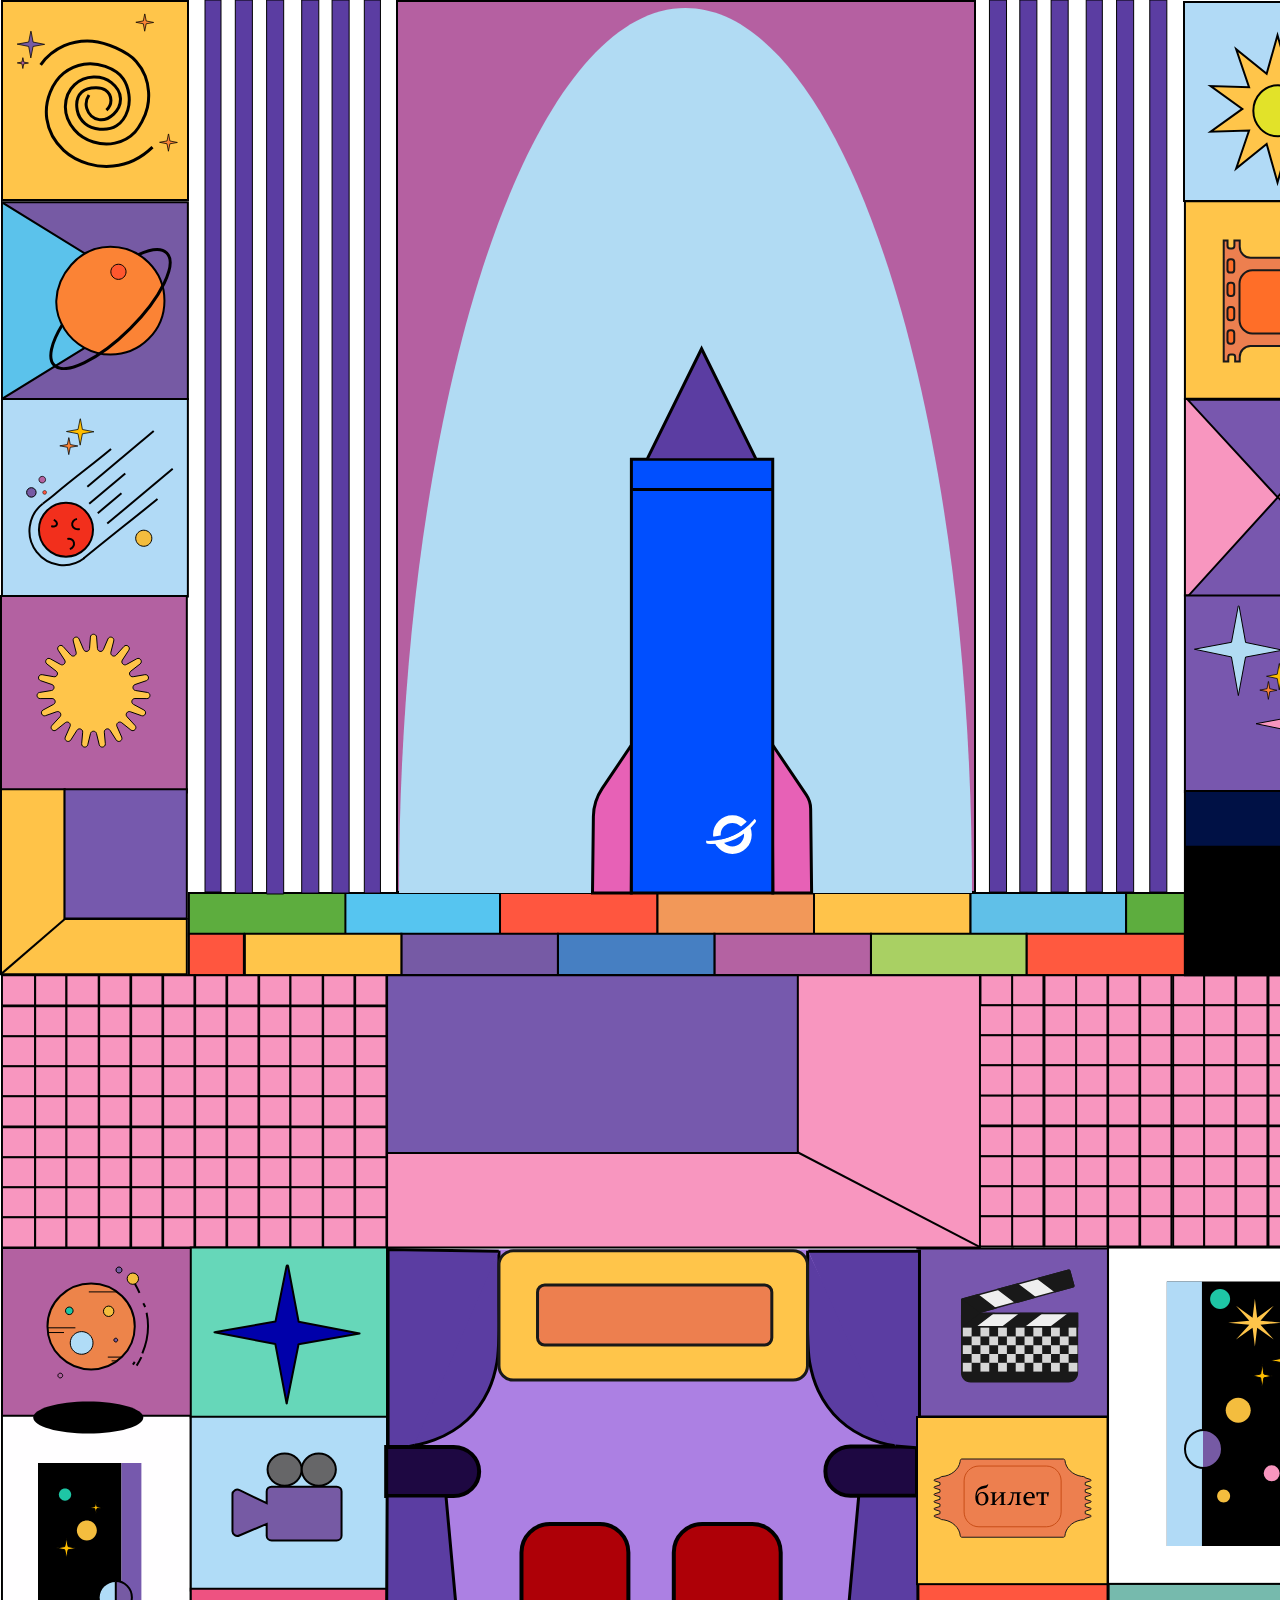
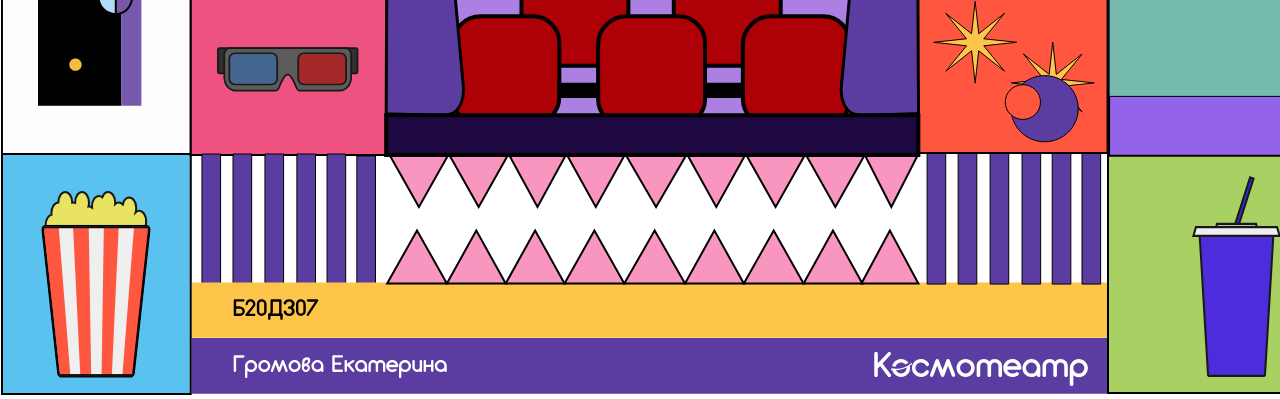
<file: index.html>
<!DOCTYPE html>
<html lang="en" dir="ltr">
  <head>
    <link rel="stylesheet" href="style.css"
    <meta charset="utf-8">
    <title>Космотеатр</title>
    <script src="https://ajax.googleapis.com/ajax/libs/jquery/3.5.1/jquery.min.js"></script>
    <!-- <script src="rocket.js"></script> -->
  </head>
  <body>
    <div class="Vector-1">
      <img src="image/Vector-1.svg">
    </div>
    <div class="Group1">
      <img src="image/Group 1.svg">
    </div>
    <div class="Group1-1">
      <img src="image/Group1-1.svg">
    </div>
    <script>

    $(".Group1-1").click(function (e){
  e.target.style.transform = 'rotate('+Math.random()*1000+'rad)';
  return false;
  });

</script>
    <!-- <div class="Group1-1">
      <img src="image/Group1-1.svg">
    </div> -->
    <div class="Vector-2">
      <img src="image/Vector-2.svg">
    </div>
    <div class="Group2">
      <img src="image/Group 2.svg">
    </div>
    <div class="Vector-3">
      <img src="image/Vector-3.svg">
    </div>
    <div class="Group3">
      <img src="image/Group 3.svg">
    </div>
    <div class="Group3-2">
      <img src="image/Group 3-2.svg">
    </div>

    <div class="Group4">
      <img src="image/Group 4.svg">
    </div>
    <div class="Group5">
      <img src="image/Group 5.svg">
    </div>
    <div class="Group6">
      <img src="image/Group 6.svg">
    </div>
    <div class="Group7">
      <img src="image/Group 7.svg">


    </div>


    <div class="Group7-1">
      <img src="image/Group 7-1.svg">
      <button class="button"></button>
    </div>
    <script>

    $(".Group7-1").click(function (e){
  e.target.style.transform = 'rotate('+Math.random()*1000+'rad)';
  return false;
  });

</script>
    <div class="Group8">
      <img src="image/Group 8.svg">
    </div>
    <div class="Group8-2">
      <img src="image/Group 8-2.svg">
    </div>
    <div class="Group9">
      <img src="image/Group 9.svg">
    </div>
    <div class="Group9-1">
      <img src="image/Group 9-1.svg">
    </div>
    <div class="Group10">
      <img src="image/Group 50.svg">
    </div>

    <div class="Group11">
      <img src="image/Group 10-1.svg">
    </div>
    <div class="Group12">
      <img src="image/Group 10-3.svg">
    </div>
    <div class="Group13">
      <img src="image/Group 10-1.svg">
    </div>
    <div class="Group14">
      <img src="image/Group 10-1.svg">
    </div>
    <div class="Group15">
      <img src="image/Group 10-1.svg">
    </div>
    <div class="Group16">
      <img src="image/Group 10-1.svg">
    </div>
    <div class="Group17">
      <img src="image/Group 10-1.svg">
    </div>
    <div class="Group18">
      <img src="image/Group 10-1.svg">
    </div>
    <div class="Group19">
      <img src="image/Group 10-3.svg">
    </div>
    <div class="Group20">
      <img src="image/Group 10-1.svg">
    </div>
    <div class="Group21">
      <img src="image/Group 10-1.svg">
    </div>
    <div class="Group10-2">
      <img src="image/Group 50.svg">
    </div>
    <div class="Group11-2">
      <img src="image/Group 10-1.svg">
    </div>
    <div class="Group12-2">
      <img src="image/Group 10-3.svg">
    </div>
    <div class="Group13-2">
      <img src="image/Group 10-1.svg">
    </div>
    <div class="Group14-2">
      <img src="image/Group 10-1.svg">
    </div>
    <div class="Group15-2">
      <img src="image/Group 10-1.svg">
    </div>
    <div class="Group16-2">
      <img src="image/Group 10-1.svg">
    </div>
    <div class="Group17-2">
      <img src="image/Group 10-1.svg">
    </div>
      <div class="Group18-2">
        <img src="image/Group 10-1.svg">
      </div>
      <div class="Group19-2">
        <img src="image/Group 10-3.svg">
      </div>
      <div class="Group20-2">
        <img src="image/Group 10-1.svg">
      </div>
      <div class="Group21-2">
        <img src="image/Group 10-1.svg">
      </div>
      <div class="Group10-3">
        <img src="image/Group 50.svg">
      </div>
      <div class="Group11-3">
        <img src="image/Group 10-1.svg">
      </div>
      <div class="Group12-3">
        <img src="image/Group 10-3.svg">
      </div>
      <div class="Group13-3">
        <img src="image/Group 10-1.svg">
      </div>
      <div class="Group14-3">
        <img src="image/Group 10-1.svg">
      </div>
      <div class="Group15-3">
        <img src="image/Group 10-1.svg">
      </div>
      <div class="Group16-3">
        <img src="image/Group 10-1.svg">
      </div>
      <div class="Group17-3">
        <img src="image/Group 10-1.svg">
      </div>
      <div class="Group18-3">
        <img src="image/Group 10-1.svg">
      </div>
      <div class="Group19-3">
        <img src="image/Group 10-3.svg">
      </div>
      <div class="Group20-3">
        <img src="image/Group 10-1.svg">
      </div>
      <div class="Group21-3">
        <img src="image/Group 10-1.svg">
      </div>
      <div class="Group10-4">
        <img src="image/Group 50.svg">
      </div>
      <div class="Group11-4">
        <img src="image/Group 10-1.svg">
      </div>
      <div class="Group12-4">
        <img src="image/Group 10-3.svg">
      </div>
      <div class="Group13-4">
        <img src="image/Group 10-1.svg">
      </div>
      <div class="Group14-4">
        <img src="image/Group 10-1.svg">
      </div>
      <div class="Group15-4">
        <img src="image/Group 10-1.svg">
      </div>
      <div class="Group16-4">
        <img src="image/Group 10-1.svg">
      </div>
      <div class="Group17-4">
        <img src="image/Group 10-1.svg">
      </div>
      <div class="Group18-4">
        <img src="image/Group 10-1.svg">
      </div>
      <div class="Group19-4">
        <img src="image/Group 10-3.svg">
      </div>
      <div class="Group20-4">
        <img src="image/Group 10-1.svg">
      </div>
      <div class="Group21-4">
        <img src="image/Group 10-1.svg">
      </div>
      <div class="Group10-5">
        <img src="image/Group 50.svg">
      </div>
      <div class="Group11-5">
        <img src="image/Group 10-1.svg">
      </div>
      <div class="Group12-5">
        <img src="image/Group 10-3.svg">
      </div>
      <div class="Group13-5">
        <img src="image/Group 10-1.svg">
      </div>
      <div class="Group14-5">
        <img src="image/Group 10-1.svg">
      </div>
      <div class="Group15-5">
        <img src="image/Group 10-1.svg">
      </div>
      <div class="Group16-5">
        <img src="image/Group 10-1.svg">
      </div>
      <div class="Group17-5">
        <img src="image/Group 10-1.svg">
      </div>
      <div class="Group18-5">
        <img src="image/Group 10-1.svg">
      </div>
      <div class="Group19-5">
        <img src="image/Group 10-3.svg">
      </div>
      <div class="Group20-5">
        <img src="image/Group 10-1.svg">
      </div>
      <div class="Group21-5">
        <img src="image/Group 10-1.svg">
      </div>
      <div class="Group10-6">
        <img src="image/Group 50.svg">
      </div>
      <div class="Group11-6">
        <img src="image/Group 10-1.svg">
      </div>
      <div class="Group12-6">
        <img src="image/Group 10-3.svg">
      </div>
      <div class="Group13-6">
        <img src="image/Group 10-1.svg">
      </div>
      <div class="Group14-6">
        <img src="image/Group 10-1.svg">
      </div>
      <div class="Group15-6">
        <img src="image/Group 10-1.svg">
      </div>
      <div class="Group16-6">
        <img src="image/Group 10-1.svg">
      </div>
      <div class="Group17-6">
        <img src="image/Group 10-1.svg">
      </div>
      <div class="Group18-6">
        <img src="image/Group 10-1.svg">
      </div>
      <div class="Group19-6">
        <img src="image/Group 10-3.svg">
      </div>
      <div class="Group20-6">
        <img src="image/Group 10-1.svg">
      </div>
      <div class="Group21-6">
        <img src="image/Group 10-1.svg">
      </div>
      <div class="Group10-7">
        <img src="image/Group 50.svg">
      </div>
      <div class="Group11-7">
        <img src="image/Group 10-1.svg">
      </div>
      <div class="Group12-7">
        <img src="image/Group 10-3.svg">
      </div>
      <div class="Group13-7">
        <img src="image/Group 10-1.svg">
      </div>
      <div class="Group14-7">
        <img src="image/Group 10-1.svg">
      </div>
      <div class="Group15-7">
        <img src="image/Group 10-1.svg">
      </div>
      <div class="Group16-7">
        <img src="image/Group 10-1.svg">
      </div>
      <div class="Group17-7">
        <img src="image/Group 10-1.svg">
      </div>
      <div class="Group18-7">
        <img src="image/Group 10-1.svg">
      </div>
      <div class="Group19-7">
        <img src="image/Group 10-3.svg">
      </div>
      <div class="Group20-7">
        <img src="image/Group 10-1.svg">
      </div>
      <div class="Group21-7">
        <img src="image/Group 10-1.svg">
      </div>
      <div class="Group10-8">
        <img src="image/Group 50.svg">
      </div>
      <div class="Group11-8">
        <img src="image/Group 10-1.svg">
      </div>
      <div class="Group12-8">
        <img src="image/Group 10-3.svg">
      </div>
      <div class="Group13-8">
        <img src="image/Group 10-1.svg">
      </div>
      <div class="Group14-8">
        <img src="image/Group 10-1.svg">
      </div>
      <div class="Group15-8">
        <img src="image/Group 10-1.svg">
      </div>
      <div class="Group16-8">
        <img src="image/Group 10-1.svg">
      </div>
      <div class="Group17-8">
        <img src="image/Group 10-1.svg">
      </div>
      <div class="Group18-8">
        <img src="image/Group 10-1.svg">
      </div>
      <div class="Group19-8">
        <img src="image/Group 10-3.svg">
      </div>
      <div class="Group20-8">
        <img src="image/Group 10-1.svg">
      </div>
      <div class="Group21-8">
        <img src="image/Group 10-1.svg">
      </div>
      <div class="Group10-9">
        <img src="image/Group 50.svg">
      </div>
      <div class="Group11-9">
        <img src="image/Group 10-1.svg">
      </div>
      <div class="Group12-9">
        <img src="image/Group 10-3.svg">
      </div>
      <div class="Group13-9">
        <img src="image/Group 10-1.svg">
      </div>
      <div class="Group14-9">
        <img src="image/Group 10-1.svg">
      </div>
      <div class="Group15-9">
        <img src="image/Group 10-1.svg">
      </div>
      <div class="Group16-9">
        <img src="image/Group 10-1.svg">
      </div>
      <div class="Group17-9">
        <img src="image/Group 10-1.svg">
      </div>
      <div class="Group18-9">
        <img src="image/Group 10-1.svg">
      </div>
      <div class="Group19-9">
        <img src="image/Group 10-3.svg">
      </div>
      <div class="Group20-9">
        <img src="image/Group 10-1.svg">
      </div>
      <div class="Group21-9">
        <img src="image/Group 10-1.svg">
      </div>
      <div class="Group22">
        <img src="image/Group 11.svg">
      </div>
      <div class="Group23">
        <img src="image/Group 10-3.svg">
      </div>
      <div class="Group24">
        <img src="image/Group 10-1.svg">
      </div>
      <div class="Group25">
        <img src="image/Group 10-3.svg">
      </div>
      <div class="Group26">
        <img src="image/Group 10-1.svg">
      </div>
      <div class="Group27">
        <img src="image/Group 10-1.svg">
      </div>
      <div class="Group28">
        <img src="image/Group 10-1.svg">
      </div>
      <div class="Group29">
        <img src="image/Group 10-1.svg">
      </div>
      <div class="Group30">
        <img src="image/Group 10-1.svg">
      </div>
      <div class="Group31">
        <img src="image/Group 10-1.svg">
      </div>
      <div class="Group32">
        <img src="image/Group 10-3.svg">
      </div>
      <div class="Group33">
        <img src="image/Group 10-1.svg">
      </div>
      <div class="Group34">
        <img src="image/Group 10-1.svg">
      </div>
      <div class="Group23-2">
        <img src="image/Group 50.svg">
      </div>
      <div class="Group24-2">
        <img src="image/Group 10-1.svg">
      </div>
      <div class="Group25-2">
        <img src="image/Group 10-3.svg">
      </div>
      <div class="Group26-2">
        <img src="image/Group 10-1.svg">
      </div>
      <div class="Group27-2">
        <img src="image/Group 10-1.svg">
      </div>
      <div class="Group28-2">
        <img src="image/Group 10-1.svg">
      </div>
      <div class="Group29-2">
        <img src="image/Group 10-1.svg">
      </div>
      <div class="Group30-2">
        <img src="image/Group 10-1.svg">
      </div>
        <div class="Group31-2">
          <img src="image/Group 10-1.svg">
        </div>
        <div class="Group32-2">
          <img src="image/Group 10-3.svg">
        </div>
        <div class="Group33-2">
          <img src="image/Group 10-1.svg">
        </div>
        <div class="Group34-2">
          <img src="image/Group 10-1.svg">
        </div>
        <div class="Group23-3">
          <img src="image/Group 50.svg">
        </div>
        <div class="Group24-3">
          <img src="image/Group 10-1.svg">
        </div>
        <div class="Group25-3">
          <img src="image/Group 10-3.svg">
        </div>
        <div class="Group26-3">
          <img src="image/Group 10-1.svg">
        </div>
        <div class="Group27-3">
          <img src="image/Group 10-1.svg">
        </div>
        <div class="Group28-3">
          <img src="image/Group 10-1.svg">
        </div>
        <div class="Group29-3">
          <img src="image/Group 10-1.svg">
        </div>
        <div class="Group30-3">
          <img src="image/Group 10-1.svg">
        </div>
        <div class="Group31-3">
          <img src="image/Group 10-1.svg">
        </div>
        <div class="Group32-3">
          <img src="image/Group 10-3.svg">
        </div>
        <div class="Group33-3">
          <img src="image/Group 10-1.svg">
        </div>
        <div class="Group34-3">
          <img src="image/Group 10-1.svg">
        </div>
        <div class="Group23-4">
          <img src="image/Group 50.svg">
        </div>
        <div class="Group24-4">
          <img src="image/Group 10-1.svg">
        </div>
        <div class="Group25-4">
          <img src="image/Group 10-3.svg">
        </div>
        <div class="Group26-4">
          <img src="image/Group 10-1.svg">
        </div>
        <div class="Group27-4">
          <img src="image/Group 10-1.svg">
        </div>
        <div class="Group28-4">
          <img src="image/Group 10-1.svg">
        </div>
        <div class="Group29-4">
          <img src="image/Group 10-1.svg">
        </div>
        <div class="Group30-4">
          <img src="image/Group 10-1.svg">
        </div>
        <div class="Group31-4">
          <img src="image/Group 10-1.svg">
        </div>
        <div class="Group32-4">
          <img src="image/Group 10-3.svg">
        </div>
        <div class="Group33-4">
          <img src="image/Group 10-1.svg">
        </div>
        <div class="Group34-4">
          <img src="image/Group 10-1.svg">
        </div>
        <div class="Group23-5">
          <img src="image/Group 50.svg">
        </div>
        <div class="Group24-5">
          <img src="image/Group 10-1.svg">
        </div>
        <div class="Group25-5">
          <img src="image/Group 10-3.svg">
        </div>
        <div class="Group26-5">
          <img src="image/Group 10-1.svg">
        </div>
        <div class="Group27-5">
          <img src="image/Group 10-1.svg">
        </div>
        <div class="Group28-5">
          <img src="image/Group 10-1.svg">
        </div>
        <div class="Group29-5">
          <img src="image/Group 10-1.svg">
        </div>
        <div class="Group30-5">
          <img src="image/Group 10-1.svg">
        </div>
        <div class="Group31-5">
          <img src="image/Group 10-1.svg">
        </div>
        <div class="Group32-5">
          <img src="image/Group 10-3.svg">
        </div>
        <div class="Group33-5">
          <img src="image/Group 10-1.svg">
        </div>
        <div class="Group34-5">
          <img src="image/Group 10-1.svg">
        </div>
        <div class="Group23-6">
          <img src="image/Group 50.svg">
        </div>
        <div class="Group24-6">
          <img src="image/Group 10-1.svg">
        </div>
        <div class="Group25-6">
          <img src="image/Group 10-3.svg">
        </div>
        <div class="Group26-6">
          <img src="image/Group 10-1.svg">
        </div>
        <div class="Group27-6">
          <img src="image/Group 10-1.svg">
        </div>
        <div class="Group28-6">
          <img src="image/Group 10-1.svg">
        </div>
        <div class="Group29-6">
          <img src="image/Group 10-1.svg">
        </div>
        <div class="Group30-6">
          <img src="image/Group 10-1.svg">
        </div>
        <div class="Group31-6">
          <img src="image/Group 10-1.svg">
        </div>
        <div class="Group32-6">
          <img src="image/Group 10-3.svg">
        </div>
        <div class="Group33-6">
          <img src="image/Group 10-1.svg">
        </div>
        <div class="Group34-6">
          <img src="image/Group 10-1.svg">
        </div>
        <div class="Group23-7">
          <img src="image/Group 50.svg">
        </div>
        <div class="Group24-7">
          <img src="image/Group 10-1.svg">
        </div>
        <div class="Group25-7">
          <img src="image/Group 10-3.svg">
        </div>
        <div class="Group26-7">
          <img src="image/Group 10-1.svg">
        </div>
        <div class="Group27-7">
          <img src="image/Group 10-1.svg">
        </div>
        <div class="Group28-7">
          <img src="image/Group 10-1.svg">
        </div>
        <div class="Group29-7">
          <img src="image/Group 10-1.svg">
        </div>
        <div class="Group30-7">
          <img src="image/Group 10-1.svg">
        </div>
        <div class="Group31-7">
          <img src="image/Group 10-1.svg">
        </div>
        <div class="Group32-7">
          <img src="image/Group 10-3.svg">
        </div>
        <div class="Group33-7">
          <img src="image/Group 10-1.svg">
        </div>
        <div class="Group34-7">
          <img src="image/Group 10-1.svg">
        </div>
        <div class="Group23-8">
          <img src="image/Group 50.svg">
        </div>
        <div class="Group24-8">
          <img src="image/Group 10-1.svg">
        </div>
        <div class="Group25-8">
          <img src="image/Group 10-3.svg">
        </div>
        <div class="Group26-8">
          <img src="image/Group 10-1.svg">
        </div>
        <div class="Group27-8">
          <img src="image/Group 10-1.svg">
        </div>
        <div class="Group28-8">
          <img src="image/Group 10-1.svg">
        </div>
        <div class="Group29-8">
          <img src="image/Group 10-1.svg">
        </div>
        <div class="Group30-8">
          <img src="image/Group 10-1.svg">
        </div>
        <div class="Group31-8">
          <img src="image/Group 10-1.svg">
        </div>
        <div class="Group32-8">
          <img src="image/Group 10-3.svg">
        </div>
        <div class="Group33-8">
          <img src="image/Group 10-1.svg">
        </div>
        <div class="Group34-8">
          <img src="image/Group 10-1.svg">
        </div>
        <div class="Group23-9">
          <img src="image/Group 50.svg">
        </div>
        <div class="Group24-9">
          <img src="image/Group 10-1.svg">
        </div>
        <div class="Group25-9">
          <img src="image/Group 10-3.svg">
        </div>
        <div class="Group26-9">
          <img src="image/Group 10-1.svg">
        </div>
        <div class="Group27-9">
          <img src="image/Group 10-1.svg">
        </div>
        <div class="Group28-9">
          <img src="image/Group 10-1.svg">
        </div>
        <div class="Group29-9">
          <img src="image/Group 10-1.svg">
        </div>
        <div class="Group30-9">
          <img src="image/Group 10-1.svg">
        </div>
        <div class="Group31-9">
          <img src="image/Group 10-1.svg">
        </div>
        <div class="Group32-9">
          <img src="image/Group 10-3.svg">
        </div>
        <div class="Group33-9">
          <img src="image/Group 10-1.svg">
        </div>
        <div class="Group34-9">
          <img src="image/Group 10-1.svg">
        </div>
        <div class="Group35">
          <img src="image/Group 35.svg">
        </div>
        <div class="group36">
          <img src="image/group 36.svg">
        </div>
        <script>
    group36.onclick = function() {
      let start = Date.now();

      let timer = setInterval(function() {
        let timePassed = Date.now() - start;

        group36.style.left = timePassed / 5 + 'px';

        if (timePassed > 2000) clearInterval(timer);

      }, 20);
    }
  </script>


        <div class="Group37">
          <img src="image/Group 37.svg">
        </div>
        <div class="Group38">
          <img src="image/Group 38.svg">
        </div>
        <div class="Group39">
          <img src="image/Group 39.svg">
        </div>
        <div class="Group40">
          <img src="image/Group 40.svg">
        </div>
        <div class="Group41">
          <img src="image/Group 41.svg">
        </div>
        <div class="Group41-1">
          <img src="image/Group 41-1.svg">
        </div>
        <div class="Group42">
          <img src="image/Group 42.svg">
        </div>
        <div class="Group43">
          <img src="image/Group 43.svg">
        </div>
        <div class="Group43-2">
          <img src="image/Group 43-2.svg">
        </div>
        <div class="Group44">
          <img src="image/Group 44.svg">
        </div>
        <div class="Group44-2">
          <img src="image/Group 44-2.svg">
        </div>
        <div class="Group45">
          <img src="image/Group 45.svg">
        </div>
        <div class="Group45-2">
          <img src="image/Group 45-2.svg">
        </div>
        <div class="Group46">
          <img src="image/Group 46.svg">
        </div>
        <div class="Group46-2">
          <img src="image/Group 46-2.svg">
        </div>
        <div class="Group47">
          <img src="image/Group 47.svg">
        </div>
        <div class="Group48">
          <img src="image/Group 48.svg">
        </div>
        <div class="Group49">
          <img src="image/Group 49.svg">
        </div>
        <div class="Group51">
          <img src="image/Group 51.svg">
        </div>
        <div class="Group52">
          <img src="image/Group 52.svg">
        </div>
        <div class="Group53">
          <img src="image/Group 53.svg">
        </div>
        <div class="Group53-2">
          <img src="image/Group 53-2.svg">
        </div>
        <div class="Group54">
          <img src="image/Group 54.svg">
        </div>
        <div class="Group55">
          <img src="image/Group 55.svg">
        </div>
        <div class="Group55-2">
          <img src="image/Group 55-2.svg">
        </div>
        <div class="Group56">
          <img src="image/Group 56.svg">
        </div>
        <div class="Group56-2">
          <img src="image/Group 56-2.svg">
        </div>
        <div class="Group57">
          <img src="image/Group 57.svg">
        </div>
        <div class="Group58">
          <img src="image/Group 58.svg">
        </div>
        <div class="Group58-2">
          <img src="image/Group 58-2.svg">
        </div>
        <div class="color">

        </div>










  </body>
</html>
</file>
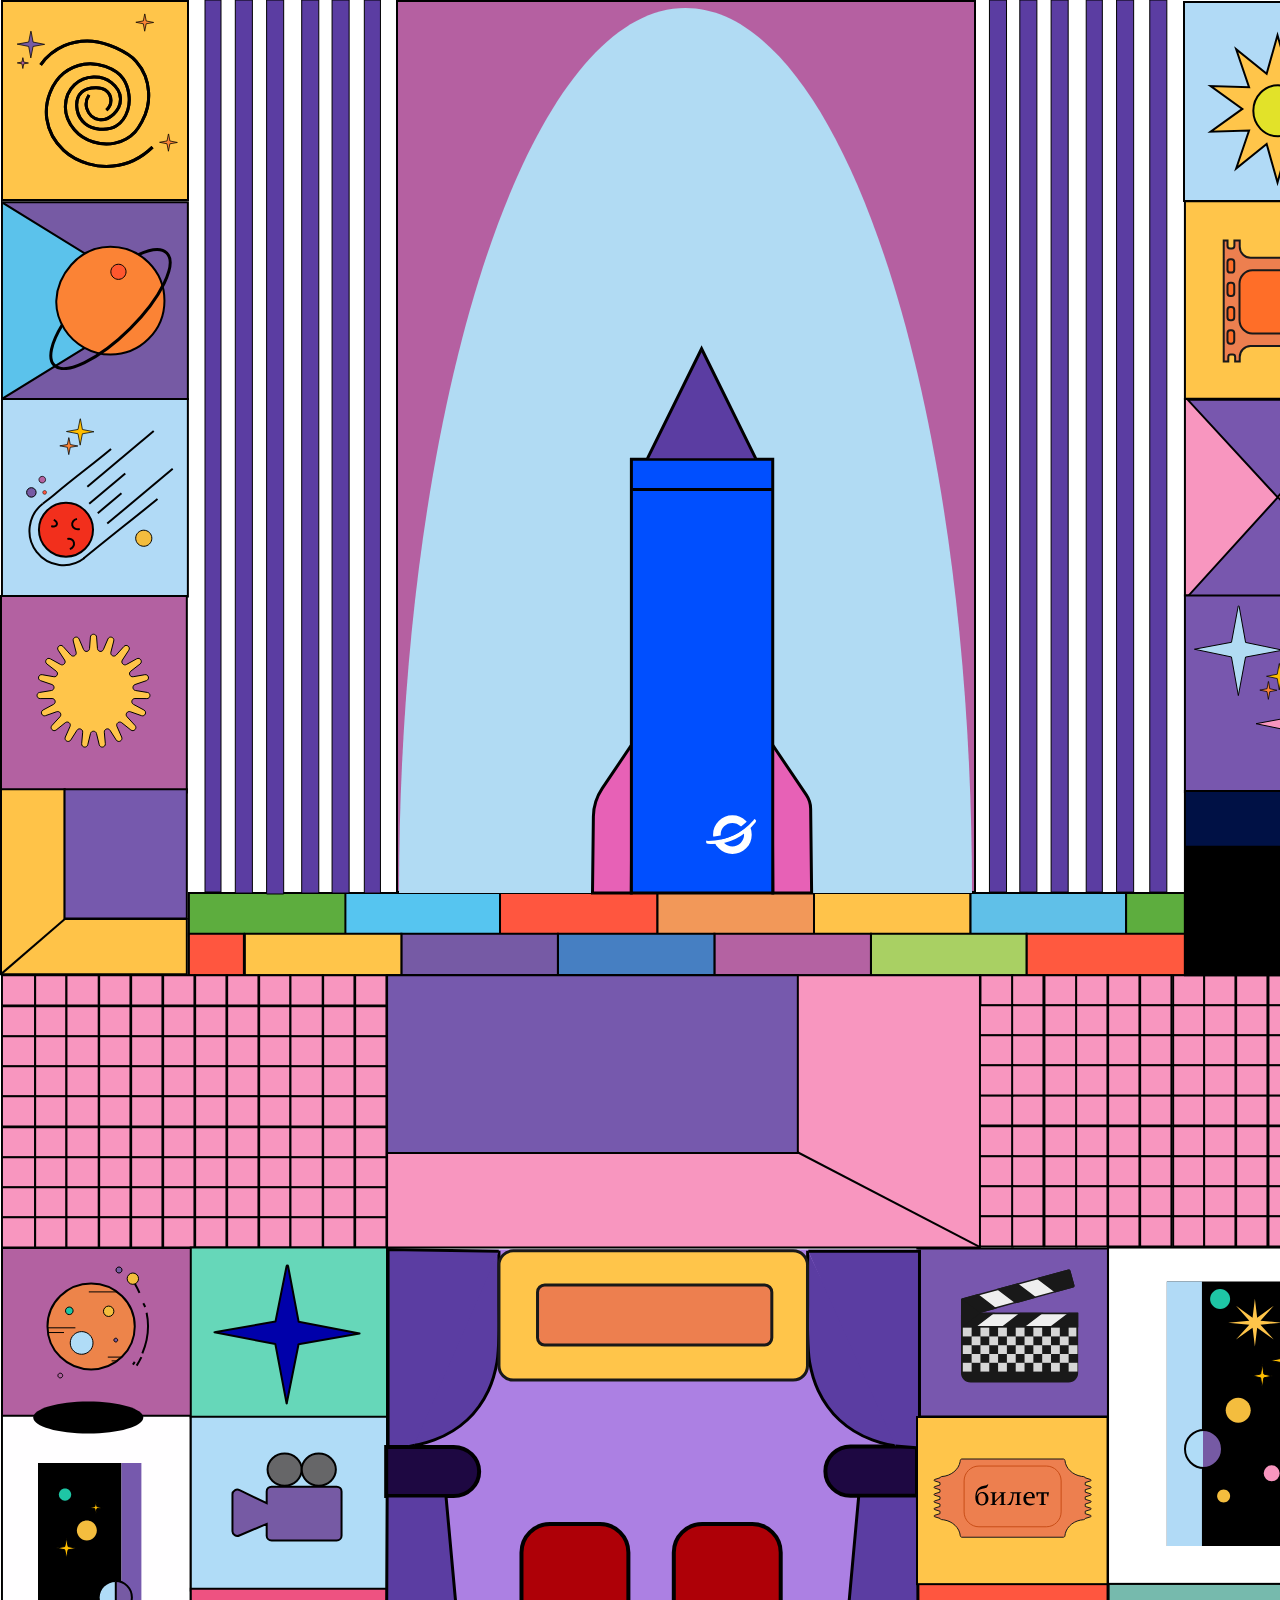
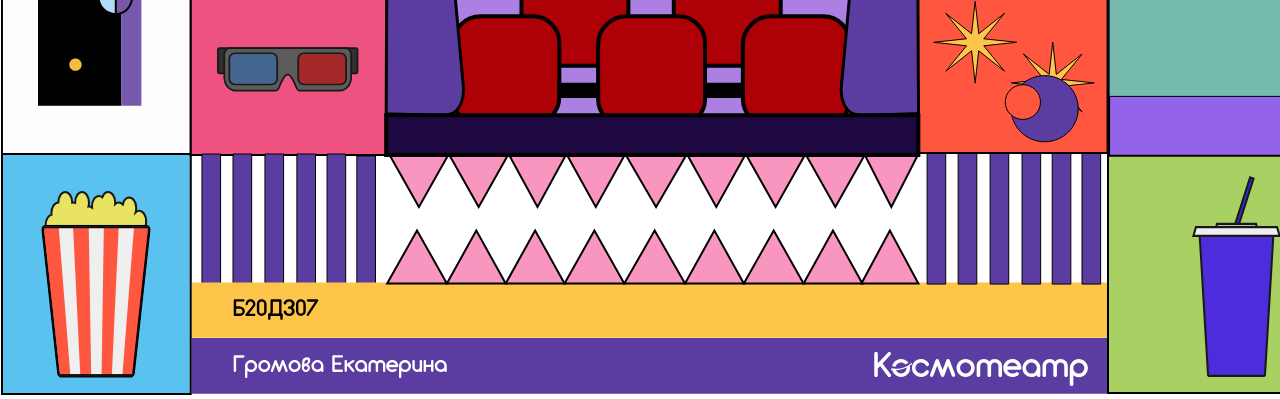
<file: интерактивный веб-плакат/index.html>
<!DOCTYPE html>
<html lang="en" dir="ltr">
  <head>
    <link rel="stylesheet" href="style.css"
    <meta charset="utf-8">
    <title>Космотеатр</title>
    <script src="https://ajax.googleapis.com/ajax/libs/jquery/3.5.1/jquery.min.js"></script>
    <!-- <script src="rocket.js"></script> -->
  </head>
  <body>
    <div class="Vector-1">
      <img src="image/Vector-1.svg">
    </div>
    <div class="Group1">
      <img src="image/Group 1.svg">
    </div>
    <div class="Group1-1">
      <img src="image/Group1-1.svg">
    </div>
    <div class="Group1-1">
      <img src="image/Group1-1.svg">
    </div>
    <div class="Vector-2">
      <img src="image/Vector-2.svg">
    </div>
    <div class="Group2">
      <img src="image/Group 2.svg">
    </div>
    <div class="Vector-3">
      <img src="image/Vector-3.svg">
    </div>
    <div class="Group3">
      <img src="image/Group 3.svg">
    </div>
    <div class="Group3-2">
      <img src="image/Group 3-2.svg">
    </div>

    <div class="Group4">
      <img src="image/Group 4.svg">
    </div>
    <div class="Group5">
      <img src="image/Group 5.svg">
    </div>
    <div class="Group6">
      <img src="image/Group 6.svg">
    </div>
    <div class="Group7">
      <img src="image/Group 7.svg">
    </div>
    <div class="Group7-1">
      <img src="image/Group 7-1.svg">
    </div>
    <div class="Group8">
      <img src="image/Group 8.svg">
    </div>
    <div class="Group8-2">
      <img src="image/Group 8-2.svg">
    </div>
    <div class="Group9">
      <img src="image/Group 9.svg">
    </div>
    <div class="Group9-1">
      <img src="image/Group 9-1.svg">
    </div>
    <div class="Group10">
      <img src="image/Group 50.svg">
    </div>
    <div class="Group11">
      <img src="image/Group 10-1.svg">
    </div>
    <div class="Group12">
      <img src="image/Group 10-3.svg">
    </div>
    <div class="Group13">
      <img src="image/Group 10-1.svg">
    </div>
    <div class="Group14">
      <img src="image/Group 10-1.svg">
    </div>
    <div class="Group15">
      <img src="image/Group 10-1.svg">
    </div>
    <div class="Group16">
      <img src="image/Group 10-1.svg">
    </div>
    <div class="Group17">
      <img src="image/Group 10-1.svg">
    </div>
    <div class="Group18">
      <img src="image/Group 10-1.svg">
    </div>
    <div class="Group19">
      <img src="image/Group 10-3.svg">
    </div>
    <div class="Group20">
      <img src="image/Group 10-1.svg">
    </div>
    <div class="Group21">
      <img src="image/Group 10-1.svg">
    </div>
    <div class="Group10-2">
      <img src="image/Group 50.svg">
    </div>
    <div class="Group11-2">
      <img src="image/Group 10-1.svg">
    </div>
    <div class="Group12-2">
      <img src="image/Group 10-3.svg">
    </div>
    <div class="Group13-2">
      <img src="image/Group 10-1.svg">
    </div>
    <div class="Group14-2">
      <img src="image/Group 10-1.svg">
    </div>
    <div class="Group15-2">
      <img src="image/Group 10-1.svg">
    </div>
    <div class="Group16-2">
      <img src="image/Group 10-1.svg">
    </div>
    <div class="Group17-2">
      <img src="image/Group 10-1.svg">
    </div>
      <div class="Group18-2">
        <img src="image/Group 10-1.svg">
      </div>
      <div class="Group19-2">
        <img src="image/Group 10-3.svg">
      </div>
      <div class="Group20-2">
        <img src="image/Group 10-1.svg">
      </div>
      <div class="Group21-2">
        <img src="image/Group 10-1.svg">
      </div>
      <div class="Group10-3">
        <img src="image/Group 50.svg">
      </div>
      <div class="Group11-3">
        <img src="image/Group 10-1.svg">
      </div>
      <div class="Group12-3">
        <img src="image/Group 10-3.svg">
      </div>
      <div class="Group13-3">
        <img src="image/Group 10-1.svg">
      </div>
      <div class="Group14-3">
        <img src="image/Group 10-1.svg">
      </div>
      <div class="Group15-3">
        <img src="image/Group 10-1.svg">
      </div>
      <div class="Group16-3">
        <img src="image/Group 10-1.svg">
      </div>
      <div class="Group17-3">
        <img src="image/Group 10-1.svg">
      </div>
      <div class="Group18-3">
        <img src="image/Group 10-1.svg">
      </div>
      <div class="Group19-3">
        <img src="image/Group 10-3.svg">
      </div>
      <div class="Group20-3">
        <img src="image/Group 10-1.svg">
      </div>
      <div class="Group21-3">
        <img src="image/Group 10-1.svg">
      </div>
      <div class="Group10-4">
        <img src="image/Group 50.svg">
      </div>
      <div class="Group11-4">
        <img src="image/Group 10-1.svg">
      </div>
      <div class="Group12-4">
        <img src="image/Group 10-3.svg">
      </div>
      <div class="Group13-4">
        <img src="image/Group 10-1.svg">
      </div>
      <div class="Group14-4">
        <img src="image/Group 10-1.svg">
      </div>
      <div class="Group15-4">
        <img src="image/Group 10-1.svg">
      </div>
      <div class="Group16-4">
        <img src="image/Group 10-1.svg">
      </div>
      <div class="Group17-4">
        <img src="image/Group 10-1.svg">
      </div>
      <div class="Group18-4">
        <img src="image/Group 10-1.svg">
      </div>
      <div class="Group19-4">
        <img src="image/Group 10-3.svg">
      </div>
      <div class="Group20-4">
        <img src="image/Group 10-1.svg">
      </div>
      <div class="Group21-4">
        <img src="image/Group 10-1.svg">
      </div>
      <div class="Group10-5">
        <img src="image/Group 50.svg">
      </div>
      <div class="Group11-5">
        <img src="image/Group 10-1.svg">
      </div>
      <div class="Group12-5">
        <img src="image/Group 10-3.svg">
      </div>
      <div class="Group13-5">
        <img src="image/Group 10-1.svg">
      </div>
      <div class="Group14-5">
        <img src="image/Group 10-1.svg">
      </div>
      <div class="Group15-5">
        <img src="image/Group 10-1.svg">
      </div>
      <div class="Group16-5">
        <img src="image/Group 10-1.svg">
      </div>
      <div class="Group17-5">
        <img src="image/Group 10-1.svg">
      </div>
      <div class="Group18-5">
        <img src="image/Group 10-1.svg">
      </div>
      <div class="Group19-5">
        <img src="image/Group 10-3.svg">
      </div>
      <div class="Group20-5">
        <img src="image/Group 10-1.svg">
      </div>
      <div class="Group21-5">
        <img src="image/Group 10-1.svg">
      </div>
      <div class="Group10-6">
        <img src="image/Group 50.svg">
      </div>
      <div class="Group11-6">
        <img src="image/Group 10-1.svg">
      </div>
      <div class="Group12-6">
        <img src="image/Group 10-3.svg">
      </div>
      <div class="Group13-6">
        <img src="image/Group 10-1.svg">
      </div>
      <div class="Group14-6">
        <img src="image/Group 10-1.svg">
      </div>
      <div class="Group15-6">
        <img src="image/Group 10-1.svg">
      </div>
      <div class="Group16-6">
        <img src="image/Group 10-1.svg">
      </div>
      <div class="Group17-6">
        <img src="image/Group 10-1.svg">
      </div>
      <div class="Group18-6">
        <img src="image/Group 10-1.svg">
      </div>
      <div class="Group19-6">
        <img src="image/Group 10-3.svg">
      </div>
      <div class="Group20-6">
        <img src="image/Group 10-1.svg">
      </div>
      <div class="Group21-6">
        <img src="image/Group 10-1.svg">
      </div>
      <div class="Group10-7">
        <img src="image/Group 50.svg">
      </div>
      <div class="Group11-7">
        <img src="image/Group 10-1.svg">
      </div>
      <div class="Group12-7">
        <img src="image/Group 10-3.svg">
      </div>
      <div class="Group13-7">
        <img src="image/Group 10-1.svg">
      </div>
      <div class="Group14-7">
        <img src="image/Group 10-1.svg">
      </div>
      <div class="Group15-7">
        <img src="image/Group 10-1.svg">
      </div>
      <div class="Group16-7">
        <img src="image/Group 10-1.svg">
      </div>
      <div class="Group17-7">
        <img src="image/Group 10-1.svg">
      </div>
      <div class="Group18-7">
        <img src="image/Group 10-1.svg">
      </div>
      <div class="Group19-7">
        <img src="image/Group 10-3.svg">
      </div>
      <div class="Group20-7">
        <img src="image/Group 10-1.svg">
      </div>
      <div class="Group21-7">
        <img src="image/Group 10-1.svg">
      </div>
      <div class="Group10-8">
        <img src="image/Group 50.svg">
      </div>
      <div class="Group11-8">
        <img src="image/Group 10-1.svg">
      </div>
      <div class="Group12-8">
        <img src="image/Group 10-3.svg">
      </div>
      <div class="Group13-8">
        <img src="image/Group 10-1.svg">
      </div>
      <div class="Group14-8">
        <img src="image/Group 10-1.svg">
      </div>
      <div class="Group15-8">
        <img src="image/Group 10-1.svg">
      </div>
      <div class="Group16-8">
        <img src="image/Group 10-1.svg">
      </div>
      <div class="Group17-8">
        <img src="image/Group 10-1.svg">
      </div>
      <div class="Group18-8">
        <img src="image/Group 10-1.svg">
      </div>
      <div class="Group19-8">
        <img src="image/Group 10-3.svg">
      </div>
      <div class="Group20-8">
        <img src="image/Group 10-1.svg">
      </div>
      <div class="Group21-8">
        <img src="image/Group 10-1.svg">
      </div>
      <div class="Group10-9">
        <img src="image/Group 50.svg">
      </div>
      <div class="Group11-9">
        <img src="image/Group 10-1.svg">
      </div>
      <div class="Group12-9">
        <img src="image/Group 10-3.svg">
      </div>
      <div class="Group13-9">
        <img src="image/Group 10-1.svg">
      </div>
      <div class="Group14-9">
        <img src="image/Group 10-1.svg">
      </div>
      <div class="Group15-9">
        <img src="image/Group 10-1.svg">
      </div>
      <div class="Group16-9">
        <img src="image/Group 10-1.svg">
      </div>
      <div class="Group17-9">
        <img src="image/Group 10-1.svg">
      </div>
      <div class="Group18-9">
        <img src="image/Group 10-1.svg">
      </div>
      <div class="Group19-9">
        <img src="image/Group 10-3.svg">
      </div>
      <div class="Group20-9">
        <img src="image/Group 10-1.svg">
      </div>
      <div class="Group21-9">
        <img src="image/Group 10-1.svg">
      </div>
      <div class="Group22">
        <img src="image/Group 11.svg">
      </div>
      <div class="Group23">
        <img src="image/Group 10-3.svg">
      </div>
      <div class="Group24">
        <img src="image/Group 10-1.svg">
      </div>
      <div class="Group25">
        <img src="image/Group 10-3.svg">
      </div>
      <div class="Group26">
        <img src="image/Group 10-1.svg">
      </div>
      <div class="Group27">
        <img src="image/Group 10-1.svg">
      </div>
      <div class="Group28">
        <img src="image/Group 10-1.svg">
      </div>
      <div class="Group29">
        <img src="image/Group 10-1.svg">
      </div>
      <div class="Group30">
        <img src="image/Group 10-1.svg">
      </div>
      <div class="Group31">
        <img src="image/Group 10-1.svg">
      </div>
      <div class="Group32">
        <img src="image/Group 10-3.svg">
      </div>
      <div class="Group33">
        <img src="image/Group 10-1.svg">
      </div>
      <div class="Group34">
        <img src="image/Group 10-1.svg">
      </div>
      <div class="Group23-2">
        <img src="image/Group 50.svg">
      </div>
      <div class="Group24-2">
        <img src="image/Group 10-1.svg">
      </div>
      <div class="Group25-2">
        <img src="image/Group 10-3.svg">
      </div>
      <div class="Group26-2">
        <img src="image/Group 10-1.svg">
      </div>
      <div class="Group27-2">
        <img src="image/Group 10-1.svg">
      </div>
      <div class="Group28-2">
        <img src="image/Group 10-1.svg">
      </div>
      <div class="Group29-2">
        <img src="image/Group 10-1.svg">
      </div>
      <div class="Group30-2">
        <img src="image/Group 10-1.svg">
      </div>
        <div class="Group31-2">
          <img src="image/Group 10-1.svg">
        </div>
        <div class="Group32-2">
          <img src="image/Group 10-3.svg">
        </div>
        <div class="Group33-2">
          <img src="image/Group 10-1.svg">
        </div>
        <div class="Group34-2">
          <img src="image/Group 10-1.svg">
        </div>
        <div class="Group23-3">
          <img src="image/Group 50.svg">
        </div>
        <div class="Group24-3">
          <img src="image/Group 10-1.svg">
        </div>
        <div class="Group25-3">
          <img src="image/Group 10-3.svg">
        </div>
        <div class="Group26-3">
          <img src="image/Group 10-1.svg">
        </div>
        <div class="Group27-3">
          <img src="image/Group 10-1.svg">
        </div>
        <div class="Group28-3">
          <img src="image/Group 10-1.svg">
        </div>
        <div class="Group29-3">
          <img src="image/Group 10-1.svg">
        </div>
        <div class="Group30-3">
          <img src="image/Group 10-1.svg">
        </div>
        <div class="Group31-3">
          <img src="image/Group 10-1.svg">
        </div>
        <div class="Group32-3">
          <img src="image/Group 10-3.svg">
        </div>
        <div class="Group33-3">
          <img src="image/Group 10-1.svg">
        </div>
        <div class="Group34-3">
          <img src="image/Group 10-1.svg">
        </div>
        <div class="Group23-4">
          <img src="image/Group 50.svg">
        </div>
        <div class="Group24-4">
          <img src="image/Group 10-1.svg">
        </div>
        <div class="Group25-4">
          <img src="image/Group 10-3.svg">
        </div>
        <div class="Group26-4">
          <img src="image/Group 10-1.svg">
        </div>
        <div class="Group27-4">
          <img src="image/Group 10-1.svg">
        </div>
        <div class="Group28-4">
          <img src="image/Group 10-1.svg">
        </div>
        <div class="Group29-4">
          <img src="image/Group 10-1.svg">
        </div>
        <div class="Group30-4">
          <img src="image/Group 10-1.svg">
        </div>
        <div class="Group31-4">
          <img src="image/Group 10-1.svg">
        </div>
        <div class="Group32-4">
          <img src="image/Group 10-3.svg">
        </div>
        <div class="Group33-4">
          <img src="image/Group 10-1.svg">
        </div>
        <div class="Group34-4">
          <img src="image/Group 10-1.svg">
        </div>
        <div class="Group23-5">
          <img src="image/Group 50.svg">
        </div>
        <div class="Group24-5">
          <img src="image/Group 10-1.svg">
        </div>
        <div class="Group25-5">
          <img src="image/Group 10-3.svg">
        </div>
        <div class="Group26-5">
          <img src="image/Group 10-1.svg">
        </div>
        <div class="Group27-5">
          <img src="image/Group 10-1.svg">
        </div>
        <div class="Group28-5">
          <img src="image/Group 10-1.svg">
        </div>
        <div class="Group29-5">
          <img src="image/Group 10-1.svg">
        </div>
        <div class="Group30-5">
          <img src="image/Group 10-1.svg">
        </div>
        <div class="Group31-5">
          <img src="image/Group 10-1.svg">
        </div>
        <div class="Group32-5">
          <img src="image/Group 10-3.svg">
        </div>
        <div class="Group33-5">
          <img src="image/Group 10-1.svg">
        </div>
        <div class="Group34-5">
          <img src="image/Group 10-1.svg">
        </div>
        <div class="Group23-6">
          <img src="image/Group 50.svg">
        </div>
        <div class="Group24-6">
          <img src="image/Group 10-1.svg">
        </div>
        <div class="Group25-6">
          <img src="image/Group 10-3.svg">
        </div>
        <div class="Group26-6">
          <img src="image/Group 10-1.svg">
        </div>
        <div class="Group27-6">
          <img src="image/Group 10-1.svg">
        </div>
        <div class="Group28-6">
          <img src="image/Group 10-1.svg">
        </div>
        <div class="Group29-6">
          <img src="image/Group 10-1.svg">
        </div>
        <div class="Group30-6">
          <img src="image/Group 10-1.svg">
        </div>
        <div class="Group31-6">
          <img src="image/Group 10-1.svg">
        </div>
        <div class="Group32-6">
          <img src="image/Group 10-3.svg">
        </div>
        <div class="Group33-6">
          <img src="image/Group 10-1.svg">
        </div>
        <div class="Group34-6">
          <img src="image/Group 10-1.svg">
        </div>
        <div class="Group23-7">
          <img src="image/Group 50.svg">
        </div>
        <div class="Group24-7">
          <img src="image/Group 10-1.svg">
        </div>
        <div class="Group25-7">
          <img src="image/Group 10-3.svg">
        </div>
        <div class="Group26-7">
          <img src="image/Group 10-1.svg">
        </div>
        <div class="Group27-7">
          <img src="image/Group 10-1.svg">
        </div>
        <div class="Group28-7">
          <img src="image/Group 10-1.svg">
        </div>
        <div class="Group29-7">
          <img src="image/Group 10-1.svg">
        </div>
        <div class="Group30-7">
          <img src="image/Group 10-1.svg">
        </div>
        <div class="Group31-7">
          <img src="image/Group 10-1.svg">
        </div>
        <div class="Group32-7">
          <img src="image/Group 10-3.svg">
        </div>
        <div class="Group33-7">
          <img src="image/Group 10-1.svg">
        </div>
        <div class="Group34-7">
          <img src="image/Group 10-1.svg">
        </div>
        <div class="Group23-8">
          <img src="image/Group 50.svg">
        </div>
        <div class="Group24-8">
          <img src="image/Group 10-1.svg">
        </div>
        <div class="Group25-8">
          <img src="image/Group 10-3.svg">
        </div>
        <div class="Group26-8">
          <img src="image/Group 10-1.svg">
        </div>
        <div class="Group27-8">
          <img src="image/Group 10-1.svg">
        </div>
        <div class="Group28-8">
          <img src="image/Group 10-1.svg">
        </div>
        <div class="Group29-8">
          <img src="image/Group 10-1.svg">
        </div>
        <div class="Group30-8">
          <img src="image/Group 10-1.svg">
        </div>
        <div class="Group31-8">
          <img src="image/Group 10-1.svg">
        </div>
        <div class="Group32-8">
          <img src="image/Group 10-3.svg">
        </div>
        <div class="Group33-8">
          <img src="image/Group 10-1.svg">
        </div>
        <div class="Group34-8">
          <img src="image/Group 10-1.svg">
        </div>
        <div class="Group23-9">
          <img src="image/Group 50.svg">
        </div>
        <div class="Group24-9">
          <img src="image/Group 10-1.svg">
        </div>
        <div class="Group25-9">
          <img src="image/Group 10-3.svg">
        </div>
        <div class="Group26-9">
          <img src="image/Group 10-1.svg">
        </div>
        <div class="Group27-9">
          <img src="image/Group 10-1.svg">
        </div>
        <div class="Group28-9">
          <img src="image/Group 10-1.svg">
        </div>
        <div class="Group29-9">
          <img src="image/Group 10-1.svg">
        </div>
        <div class="Group30-9">
          <img src="image/Group 10-1.svg">
        </div>
        <div class="Group31-9">
          <img src="image/Group 10-1.svg">
        </div>
        <div class="Group32-9">
          <img src="image/Group 10-3.svg">
        </div>
        <div class="Group33-9">
          <img src="image/Group 10-1.svg">
        </div>
        <div class="Group34-9">
          <img src="image/Group 10-1.svg">
        </div>
        <div class="Group35">
          <img src="image/Group 35.svg">
        </div>
        <div class="group36">
          <img src="image/group 36.svg">
        </div>
        <script>
    group36.onclick = function() {
      let start = Date.now();

      let timer = setInterval(function() {
        let timePassed = Date.now() - start;

        group36.style.left = timePassed / 5 + 'px';

        if (timePassed > 2000) clearInterval(timer);

      }, 20);
    }
  </script>


        <div class="Group37">
          <img src="image/Group 37.svg">
        </div>
        <div class="Group38">
          <img src="image/Group 38.svg">
        </div>
        <div class="Group39">
          <img src="image/Group 39.svg">
        </div>
        <div class="Group40">
          <img src="image/Group 40.svg">
        </div>
        <div class="Group41">
          <img src="image/Group 41.svg">
        </div>
        <div class="Group41-1">
          <img src="image/Group 41-1.svg">
        </div>
        <div class="Group42">
          <img src="image/Group 42.svg">
        </div>
        <div class="Group43">
          <img src="image/Group 43.svg">
        </div>
        <div class="Group43-2">
          <img src="image/Group 43-2.svg">
        </div>
        <div class="Group44">
          <img src="image/Group 44.svg">
        </div>
        <div class="Group44-2">
          <img src="image/Group 44-2.svg">
        </div>
        <div class="Group45">
          <img src="image/Group 45.svg">
        </div>
        <div class="Group45-2">
          <img src="image/Group 45-2.svg">
        </div>
        <div class="Group46">
          <img src="image/Group 46.svg">
        </div>
        <div class="Group46-2">
          <img src="image/Group 46-2.svg">
        </div>
        <div class="Group47">
          <img src="image/Group 47.svg">
        </div>
        <div class="Group48">
          <img src="image/Group 48.svg">
        </div>
        <div class="Group49">
          <img src="image/Group 49.svg">
        </div>
        <div class="Group51">
          <img src="image/Group 51.svg">
        </div>
        <div class="Group52">
          <img src="image/Group 52.svg">
        </div>
        <div class="Group53">
          <img src="image/Group 53.svg">
        </div>
        <div class="Group53-2">
          <img src="image/Group 53-2.svg">
        </div>
        <div class="Group54">
          <img src="image/Group 54.svg">
        </div>
        <div class="Group55">
          <img src="image/Group 55.svg">
        </div>
        <div class="Group55-2">
          <img src="image/Group 55-2.svg">
        </div>
        <div class="Group56">
          <img src="image/Group 56.svg">
        </div>
        <div class="Group56-2">
          <img src="image/Group 56-2.svg">
        </div>
        <div class="Group57">
          <img src="image/Group 57.svg">
        </div>
        <div class="Group58">
          <img src="image/Group 58.svg">
        </div>
        <div class="Group58-2">
          <img src="image/Group 58-2.svg">
        </div>











  </body>
</html>
</file>
<file: style.css>
.Vector-1{
  position: absolute;
  left: 0.07%;
  right: 86.31%;
  top: 0.05%;
  bottom: 89.97%;

}
.Group1{
  position: absolute;
width: 160.24px;
height: 137.35px;
left: 15.12px;
top: 12.89px;

}
.Group1-1{
  position: absolute;
  cursor: pointer;
width: 111.84px;
height: 125.39px;
left: 38.66px;
top: 39.06px;
transition: 5s;
transition-timing-function: ease-in-out;
animation: wew 5s linear 0s infinite;

}
.Vector-2{
  position: absolute;
width: 185.93px;
height: 196.56px;
left: 0.95px;
top: 200.34px;
}
.Group2{
  position: absolute;
width: 119.28px;
height: 121.72px;
left: 48.8px;
top: 244.76px;
}
.Vector-3{
  position: absolute;
width: 185.93px;
height: 197.51px;
left: 0.95px;
top: 396.91px;
}
.Group3{
  position: absolute;
width: 143.24px;
height: 134.19px;
left: 28.46px;
top: 429.99px;
}
.Group3-2{
  position: absolute;
width: 125.22px;
height: 127.58px;
left: 25.61px;
top: 417.7px;

}

.Group4{
  position: absolute;
width: 187px;
height: 196.56px;
left: 0px;
top: 595px;
}
.Group5{
  position: absolute;
width: 187.82px;
height: 187.11px;
left: 0px;
top: 788.15px;
}
.Group6{
  position: absolute;
width: 996.04px;
height: 82.22px;
left: 186.88px;
top: 892.1px;

}
.Group7{
  position: absolute;
width: 182px;
height: 199px;
left: 1183px;
top: 1px;
}
.Group7-1{
  position: absolute;
  cursor: pointer;
width: 133.75px;
height: 147.42px;
left: 1206.63px;
top: 31.19px;
transition: 5s;
transition-timing-function: ease-in-out;
animation: sun 5s linear 0s infinite;

}
/* @keyframes sun {
   from {transform:rotate(0deg);}
   to {transform:rotate(360deg);}





} */
.Group8{
  position: absolute;
width: 182.13px;
height: 197.51px;
left: 1182.92px;
top: 200.34px;
}
.Group8-2{
  position: absolute;
  width: 104.52px;
  height: 120.96px;
  left: 1221.72px;
  top: 238.62px;

}
.Group9{
  position: absolute;
width: 182.13px;
height: 196.56px;
left: 1182.92px;
top: 396.91px;

}
.Group9-1{
  position: absolute;
width: 180.24px;
height: 196.57px;
left: 1184.82px;
top: 397.85px;

}

.Group10{
  position: absolute;
width: 33.2px;
height: 30.24px;
left: 0.95px;
top: 974.32px;
}
.Group11{
  position: absolute;
width: 31.3px;
height: 30.24px;
left: 34.15px;
top: 974.32px;
}
.Group12{
  position: absolute;
width: 32.25px;
height: 30.24px;
left: 65.45px;
top: 974.32px;
}
.Group13{
  position: absolute;
width: 32.25px;
height: 30.24px;
left: 97.71px;
top: 974.32px;

}
.Group14{
  position: absolute;
width: 32.25px;
height: 30.24px;
left: 129.96px;
top: 974.32px;

}
.Group15{
  position: absolute;
width: 31.3px;
height: 30.24px;
left: 162.21px;
top: 974.32px;
}
.Group16{
  position: absolute;
width: 32.25px;
height: 30.24px;
left: 193.52px;
top: 974.32px;
}
.Group17{
  position: absolute;
width: 32.25px;
height: 30.24px;
left: 225.77px;
top: 974.32px;
}
.Group18{
  position: absolute;
width: 31.3px;
height: 30.24px;
left: 258.02px;
top: 974.32px;
}
.Group19{
  position: absolute;
width: 32.25px;
height: 30.24px;
left: 289.33px;
top: 974.32px;
}
.Group20{
  position: absolute;
width: 32.25px;
height: 30.24px;
left: 321.58px;
top: 974.32px;
}
.Group21{
  position: absolute;
width: 32.25px;
height: 30.24px;
left: 353.83px;
top: 974.32px;
}
.Group10-2{
  position: absolute;
width: 33.2px;
height: 30.24px;
left: 0.95px;
top: 1004.56px;

}
.Group11-2{
  position: absolute;
width: 31.3px;
height: 30.24px;
left: 34.15px;
top: 1004.56px;
}
.Group12-2{
  position: absolute;
width: 32.25px;
height: 30.24px;
left: 65.45px;
top: 1004.56px;
}
.Group13-2{
  position: absolute;
width: 32.25px;
height: 30.24px;
left: 97.71px;
top: 1004.56px;
}
.Group14-2{
  position: absolute;
width: 32.25px;
height: 30.24px;
left: 129.96px;
top: 1004.56px;
}
.Group15-2{
  position: absolute;
width: 31.3px;
height: 30.24px;
left: 162.21px;
top: 1004.56px;
}
.Group16-2{
  position: absolute;
width: 32.25px;
height: 30.24px;
left: 193.52px;
top: 1004.56px;
}
.Group17-2{
  position: absolute;
width: 32.25px;
height: 30.24px;
left: 225.77px;
top: 1004.56px;
}
.Group18-2{
  position: absolute;
width: 31.3px;
height: 30.24px;
left: 258.02px;
top: 1004.56px;
}
.Group19-2{
  position: absolute;
width: 32.25px;
height: 30.24px;
left: 289.33px;
top: 1004.56px;
}
.Group20-2{
  position: absolute;
width: 32.25px;
height: 30.24px;
left: 321.58px;
top: 1004.56px;
}
.Group21-2{
  position: absolute;
width: 32.25px;
height: 30.24px;
left: 353.83px;
top: 1004.56px;
}
.Group10-3{
  position: absolute;
width: 33.2px;
height: 30.24px;
left: 0.95px;
top: 1034.8px;
}
.Group11-3{
position: absolute;
width: 31.3px;
height: 30.24px;
left: 34.15px;
top: 1034.8px;
}
.Group12-3{
  position: absolute;
width: 32.25px;
height: 30.24px;
left: 65.45px;
top: 1034.8px;
}
.Group13-3{
  position: absolute;
width: 32.25px;
height: 30.24px;
left: 97.71px;
top: 1034.8px;
}
.Group14-3{
  position: absolute;
width: 32.25px;
height: 30.24px;
left: 129.96px;
top: 1034.8px;
}
.Group15-3{
  position: absolute;
width: 31.3px;
height: 30.24px;
left: 162.21px;
top: 1034.8px;
}
.Group16-3{
  position: absolute;
width: 32.25px;
height: 30.24px;
left: 193.52px;
top: 1034.8px;
}
.Group17-3{
  position: absolute;
width: 32.25px;
height: 30.24px;
left: 225.77px;
top: 1034.8px;
}
.Group18-3{
  position: absolute;
width: 31.3px;
height: 30.24px;
left: 258.02px;
top: 1034.8px;
}
.Group19-3{
  position: absolute;
width: 32.25px;
height: 30.24px;
left: 289.33px;
top: 1034.8px;
}
.Group20-3{
  position: absolute;
width: 32.25px;
height: 30.24px;
left: 321.58px;
top: 1034.8px;
}
.Group21-3{
  position: absolute;
width: 32.25px;
height: 30.24px;
left: 353.83px;
top: 1034.8px;
}
.Group10-4{
  position: absolute;
width: 33.2px;
height: 30.24px;
left: 0.95px;
top: 1065.04px;
}
.Group11-4{
  position: absolute;
width: 31.3px;
height: 30.24px;
left: 34.15px;
top: 1065.04px;
}
.Group12-4{
  position: absolute;
width: 32.25px;
height: 30.24px;
left: 65.45px;
top: 1065.04px;

}
.Group13-4{
  position: absolute;
width: 32.25px;
height: 30.24px;
left: 97.71px;
top: 1065.04px;

}
.Group14-4{
  position: absolute;
width: 32.25px;
height: 30.24px;
left: 129.96px;
top: 1065.04px;
}
.Group15-4{
  position: absolute;
width: 31.3px;
height: 30.24px;
left: 162.21px;
top: 1065.04px;
}
.Group16-4{
  position: absolute;
width: 32.25px;
height: 30.24px;
left: 193.52px;
top: 1065.04px;

}
.Group17-4{
  position: absolute;
width: 32.25px;
height: 30.24px;
left: 225.77px;
top: 1065.04px;

}
.Group18-4{
  position: absolute;
width: 31.3px;
height: 30.24px;
left: 258.02px;
top: 1065.04px;

}
.Group19-4{
  position: absolute;
width: 32.25px;
height: 30.24px;
left: 289.33px;
top: 1065.04px;
}
.Group20-4{
  position: absolute;
width: 32.25px;
height: 30.24px;
left: 321.58px;
top: 1065.04px;
}
.Group21-4{
  position: absolute;
width: 32.25px;
height: 30.24px;
left: 353.83px;
top: 1065.04px;
}
.Group10-5{
  position: absolute;
  width: 33.2px;
  height: 30.24px;
  left: 0.95px;
  top: 1095.28px;
}
.Group11-5{
  position: absolute;
  width: 31.3px;
  height: 30.24px;
  left: 34.15px;
  top: 1095.28px;
}
.Group12-5{
  position: absolute;
  width: 32.25px;
  height: 30.24px;
  left: 65.45px;
  top: 1095.28px;

}
.Group13-5{
  position: absolute;
  width: 32.25px;
  height: 30.24px;
  left: 97.71px;
  top: 1095.28px;
}
.Group14-5{
  position: absolute;
  width: 32.25px;
  height: 30.24px;
  left: 129.96px;
  top: 1095.28px;
}
.Group15-5{
  position: absolute;
  width: 31.3px;
  height: 30.24px;
  left: 162.21px;
  top: 1095.28px;

}
.Group16-5{
  position: absolute;
  width: 32.25px;
  height: 30.24px;
  left: 193.52px;
  top: 1095.28px;
}
.Group17-5{
  position: absolute;
  width: 32.25px;
  height: 30.24px;
  left: 225.77px;
  top: 1095.28px;
}
.Group18-5{
  position: absolute;
  width: 31.3px;
  height: 30.24px;
  left: 258.02px;
  top: 1095.28px;

}
.Group19-5{
  position: absolute;
  width: 32.25px;
  height: 30.24px;
  left: 289.33px;
  top: 1095.28px;
}
.Group20-5{
  position: absolute;
  width: 32.25px;
  height: 30.24px;
  left: 321.58px;
  top: 1095.28px;

}
.Group21-5{
  position: absolute;
width: 32.25px;
height: 30.24px;
left: 353.83px;
top: 1095.28px;

}

.Group10-6{
  position: absolute;
  width: 33.2px;
  height: 30.24px;
  left: 0.95px;
  top: 1125.52px;
}
.Group11-6{
  position: absolute;
  width: 31.3px;
  height: 30.24px;
  left: 34.15px;
  top: 1125.52px;
}


.Group12-6{
  position: absolute;
  width: 32.25px;
  height: 30.24px;
  left: 65.45px;
  top: 1125.52px;
}
.Group13-6{
  position: absolute;
  width: 32.25px;
  height: 30.24px;
  left: 97.71px;
  top: 1125.52px;

}
.Group14-6{
  position: absolute;
  width: 32.25px;
  height: 30.24px;
  left: 129.96px;
  top: 1125.52px;

}
.Group15-6{
  position: absolute;
  width: 31.3px;
  height: 30.24px;
  left: 162.21px;
  top: 1125.52px;
}
.Group16-6{
  position: absolute;
  width: 32.25px;
  height: 30.24px;
  left: 193.52px;
  top: 1125.52px;
}
.Group17-6{
  position: absolute;
  width: 32.25px;
  height: 30.24px;
  left: 225.77px;
  top: 1125.52px;

}
.Group18-6{
  position: absolute;
  width: 31.3px;
  height: 30.24px;
  left: 258.02px;
  top: 1125.52px;
}
.Group19-6{
  position: absolute;
  width: 32.25px;
  height: 30.24px;
  left: 289.33px;
  top: 1125.52px;
}
.Group20-6{
  position: absolute;
  width: 32.25px;
  height: 30.24px;
  left: 321.58px;
  top: 1125.52px;
}
.Group21-6{
  position: absolute;
  width: 32.25px;
  height: 30.24px;
  left: 353.83px;
  top: 1125.52px;
}
.Group10-7{
  position: absolute;
  width: 33.2px;
  height: 30.24px;
  left: 0.95px;
  top: 1155.76px;
}
.Group11-7{
  position: absolute;
  width: 31.3px;
  height: 30.24px;
  left: 34.15px;
  top: 1155.76px;
}
.Group12-7{
  position: absolute;
  width: 32.25px;
  height: 30.24px;
  left: 65.45px;
  top: 1155.76px;
}
.Group13-7{
  position: absolute;
  width: 32.25px;
  height: 30.24px;
  left: 97.71px;
  top: 1155.76px;

}
.Group14-7{
  position: absolute;
  width: 32.25px;
  height: 30.24px;
  left: 129.96px;
  top: 1155.76px;
}
.Group15-7{
  position: absolute;
  width: 31.3px;
  height: 30.24px;
  left: 162.21px;
  top: 1155.76px;

}
.Group16-7{
  position: absolute;
  width: 32.25px;
  height: 30.24px;
  left: 193.52px;
  top: 1155.76px;

}
.Group17-7{
  position: absolute;
  width: 32.25px;
  height: 30.24px;
  left: 225.77px;
  top: 1155.76px;

}
.Group18-7{
  position: absolute;
  width: 31.3px;
  height: 30.24px;
  left: 258.02px;
  top: 1155.76px;

}
.Group19-7{
  position: absolute;
  width: 32.25px;
  height: 30.24px;
  left: 289.33px;
  top: 1155.76px;
}
.Group20-7{
  position: absolute;
  width: 32.25px;
  height: 30.24px;
  left: 321.58px;
  top: 1155.76px;
}
.Group21-7{
  position: absolute;
  width: 32.25px;
  height: 30.24px;
  left: 353.83px;
  top: 1155.76px;
}
.Group10-8{
  position: absolute;
  width: 33.2px;
  height: 30.24px;
  left: 0.95px;
  top: 1186px;
}
.Group11-8{
  position: absolute;
  width: 31.3px;
  height: 30.24px;
  left: 34.15px;
  top: 1186px;

}
.Group12-8{
  position: absolute;
  width: 32.25px;
  height: 30.24px;
  left: 65.45px;
  top: 1186px;

}
.Group13-8{
  position: absolute;
  width: 32.25px;
  height: 30.24px;
  left: 97.71px;
  top: 1186px;
}
.Group14-8{
  position: absolute;
  width: 32.25px;
  height: 30.24px;
  left: 129.96px;
  top: 1186px;

}
.Group15-8{
  position: absolute;
  width: 31.3px;
  height: 30.24px;
  left: 162.21px;
  top: 1186px;
}
.Group16-8{
  position: absolute;
  width: 32.25px;
  height: 30.24px;
  left: 193.52px;
  top: 1186px;

}
.Group17-8{
  position: absolute;
  width: 32.25px;
  height: 30.24px;
  left: 225.77px;
  top: 1186px;

}
.Group18-8{
  position: absolute;
  width: 31.3px;
  height: 30.24px;
  left: 258.02px;
  top: 1186px;
}
.Group19-8{
  position: absolute;
  width: 32.25px;
  height: 30.24px;
  left: 289.33px;
  top: 1186px;
}
.Group20-8{
  position: absolute;
  width: 32.25px;
  height: 30.24px;
  left: 321.58px;
  top: 1186px;

}
.Group21-8{
  position: absolute;
  width: 32.25px;
  height: 30.24px;
  left: 353.83px;
  top: 1186px;

}
.Group10-9{
  position: absolute;
  width: 33.2px;
  height: 30.24px;
  left: 0.95px;
  top: 1216.25px;
}
.Group11-9{
  position: absolute;
  width: 31.3px;
  height: 30.24px;
  left: 34.15px;
  top: 1216.25px;

}.Group12-9{
  position: absolute;
  width: 32.25px;
  height: 30.24px;
  left: 65.45px;
  top: 1216.25px;
}
.Group13-9{
  position: absolute;
  width: 32.25px;
  height: 30.24px;
  left: 97.71px;
  top: 1216.25px;
}
.Group14-9{
  position: absolute;
  width: 32.25px;
  height: 30.24px;
  left: 129.96px;
  top: 1216.25px;

}
.Group15-9{
  position: absolute;
  width: 31.3px;
  height: 30.24px;
  left: 162.21px;
  top: 1216.25px;

}
.Group16-9{
  position: absolute;
  width: 32.25px;
  height: 30.24px;
  left: 193.52px;
  top: 1216.25px;

}
.Group17-9{
  position: absolute;
  width: 32.25px;
  height: 30.24px;
  left: 225.77px;
  top: 1216.25px;
}
.Group18-9{
  position: absolute;
  width: 31.3px;
  height: 30.24px;
  left: 258.02px;
  top: 1216.25px;
}
.Group19-9{
  position: absolute;
  width: 32.25px;
  height: 30.24px;
  left: 289.33px;
  top: 1216.25px;
}
.Group20-9{
  position: absolute;
  width: 32.25px;
  height: 30.24px;
  left: 321.58px;
  top: 1216.25px;

}
.Group21-9{
  position: absolute;
  width: 32.25px;
  height: 30.24px;
  left: 353.83px;
  top: 1216.25px;

}
.Group22{
  position: absolute;
width: 592.88px;
height: 274.39px;
left: 386.08px;
top: 974.32px;

}
.Group23{
  position: absolute;
width: 32.25px;
height: 29.3px;
left: 978.97px;
top: 974.32px;
}
.Group24{
  position: absolute;
width: 32.25px;
height: 29.3px;
left: 1011.22px;
top: 974.32px;
}
.Group25{
  position: absolute;
  width: 31.3px;
  height: 29.3px;
  left: 1043.47px;
  top: 974.32px;

}
.Group26{
  position: absolute;
  width: 32.25px;
  height: 29.3px;
  left: 1074.78px;
  top: 974.32px;

}
.Group27{
  position: absolute;
  width: 32.25px;
  height: 29.3px;
  left: 1107.03px;
  top: 974.32px;
}
.Group28{
  position: absolute;
  width: 32.25px;
  height: 29.3px;
  left: 1139.28px;
  top: 974.32px;

}
.Group29{
  position: absolute;
  width: 31.3px;
  height: 29.3px;
  left: 1171.54px;
  top: 974.32px;

}
.Group30{
  position: absolute;
  width: 32.25px;
  height: 29.3px;
  left: 1202.84px;
  top: 974.32px;

}
.Group31{
  position: absolute;
  width: 32.25px;
  height: 29.3px;
  left: 1235.09px;
  top: 974.32px;

}
.Group32{
  position: absolute;
  width: 31.3px;
  height: 29.3px;
  left: 1267.34px;
  top: 974.32px;
}
.Group33{
  position: absolute;
  width: 32.25px;
  height: 29.3px;
  left: 1298.65px;
  top: 974.32px;

}
.Group34{
  position: absolute;
  width: 34.15px;
  height: 29.3px;
  left: 1330.9px;
  top: 974.32px;

}
.Group23-2{
  position: absolute;
  width: 32.25px;
  height: 30.24px;
  left: 978.97px;
  top: 1003.61px;
}
.Group24-2{
  position: absolute;
  width: 32.25px;
  height: 30.24px;
  left: 1011.22px;
  top: 1003.61px;

}
.Group25-2{
  position: absolute;
  width: 31.3px;
  height: 30.24px;
  left: 1043.47px;
  top: 1003.61px;
}
.Group26-2{
  position: absolute;
  width: 32.25px;
  height: 30.24px;
  left: 1074.78px;
  top: 1003.61px;

}
.Group27-2{
  position: absolute;
  width: 32.25px;
  height: 30.24px;
  left: 1107.03px;
  top: 1003.61px;

}
.Group28-2{
  position: absolute;
  width: 32.25px;
  height: 30.24px;
  left: 1139.28px;
  top: 1003.61px;

}
.Group29-2{
  position: absolute;
  width: 31.3px;
  height: 30.24px;
  left: 1171.54px;
  top: 1003.61px;
}
.Group30-2{
  position: absolute;
  width: 32.25px;
  height: 30.24px;
  left: 1202.84px;
  top: 1003.61px;

}
.Group31-2{
  position: absolute;
  width: 32.25px;
  height: 30.24px;
  left: 1235.09px;
  top: 1003.61px;

}
.Group32-2{
  position: absolute;
  width: 31.3px;
  height: 30.24px;
  left: 1267.34px;
  top: 1003.61px;

}
.Group33-2{
  position: absolute;
  width: 32.25px;
  height: 30.24px;
  left: 1298.65px;
  top: 1003.61px;

}
.Group34-2{
  position: absolute;
  width: 34.15px;
  height: 30.24px;
  left: 1330.9px;
  top: 1003.61px;

}
.Group23-3{
  position: absolute;
  width: 32.25px;
  height: 30.24px;
  left: 978.97px;
  top: 1033.86px;
}
.Group24-3{
  position: absolute;
  width: 32.25px;
  height: 30.24px;
  left: 1011.22px;
  top: 1033.86px;

}
.Group25-3{
  position: absolute;
  width: 31.3px;
  height: 30.24px;
  left: 1043.47px;
  top: 1033.86px;

}
.Group26-3{
  position: absolute;
  width: 32.25px;
  height: 30.24px;
  left: 1074.78px;
  top: 1033.86px;
}
.Group27-3{
  position: absolute;
  width: 32.25px;
  height: 30.24px;
  left: 1107.03px;
  top: 1033.86px;

}
.Group28-3{
  position: absolute;
  width: 32.25px;
  height: 30.24px;
  left: 1139.28px;
  top: 1033.86px;

}

.Group29-3{
  position: absolute;
  width: 31.3px;
  height: 30.24px;
  left: 1171.54px;
  top: 1033.86px;
}
.Group30-3{
  position: absolute;
  width: 32.25px;
  height: 30.24px;
  left: 1202.84px;
  top: 1033.86px;

}
.Group31-3{
  position: absolute;
  width: 32.25px;
  height: 30.24px;
  left: 1235.09px;
  top: 1033.86px;

}
.Group32-3{
  position: absolute;
  width: 31.3px;
  height: 30.24px;
  left: 1267.34px;
  top: 1033.86px;
}
.Group33-3{
  position: absolute;
  width: 32.25px;
  height: 30.24px;
  left: 1298.65px;
  top: 1033.86px;

}
.Group34-3{
  position: absolute;
  width: 34.15px;
  height: 30.24px;
  left: 1330.9px;
  top: 1033.86px;
}
.Group23-4{
  position: absolute;
  width: 32.25px;
  height: 30.24px;
  left: 978.97px;
  top: 1064.1px;

}
.Group24-4{
  position: absolute;
  width: 32.25px;
  height: 30.24px;
  left: 1011.22px;
  top: 1064.1px;

}
.Group25-4{
  position: absolute;
  width: 31.3px;
  height: 30.24px;
  left: 1043.47px;
  top: 1064.1px;

}
.Group26-4{
  position: absolute;
  width: 32.25px;
  height: 30.24px;
  left: 1074.78px;
  top: 1064.1px;

}
.Group27-4{
  position: absolute;
  width: 32.25px;
  height: 30.24px;
  left: 1107.03px;
  top: 1064.1px;

}
.Group28-4{
  position: absolute;
  width: 32.25px;
  height: 30.24px;
  left: 1139.28px;
  top: 1064.1px;

}
.Group29-4{
  position: absolute;
  width: 31.3px;
  height: 30.24px;
  left: 1171.54px;
  top: 1064.1px;
}
.Group30-4{
  position: absolute;
  width: 32.25px;
  height: 30.24px;
  left: 1202.84px;
  top: 1064.1px;
}
.Group31-4{
  position: absolute;
  width: 32.25px;
  height: 30.24px;
  left: 1235.09px;
  top: 1064.1px;
}
.Group32-4{
  position: absolute;
  width: 31.3px;
  height: 30.24px;
  left: 1267.34px;
  top: 1064.1px;

}
.Group33-4{
  position: absolute;
  width: 32.25px;
  height: 30.24px;
  left: 1298.65px;
  top: 1064.1px;

}
.Group34-4{
  position: absolute;
  width: 34.15px;
  height: 30.24px;
  left: 1330.9px;
  top: 1064.1px;

}
.Group23-4{
  position: absolute;
  width: 32.25px;
  height: 30.24px;
  left: 978.97px;
  top: 1094.34px;

}
.Group24-4{
  position: absolute;
  width: 32.25px;
  height: 30.24px;
  left: 1011.22px;
  top: 1094.34px;
}
.Group25-4{
  position: absolute;
  width: 31.3px;
  height: 30.24px;
  left: 1043.47px;
  top: 1094.34px;
}
.Group26-4{
  position: absolute;
  width: 32.25px;
  height: 30.24px;
  left: 1074.78px;
  top: 1094.34px;
}
.Group27-4{
  position: absolute;
  width: 32.25px;
  height: 30.24px;
  left: 1107.03px;
  top: 1094.34px;
}
.Group28-4{
  position: absolute;
  width: 32.25px;
  height: 30.24px;
  left: 1139.28px;
  top: 1094.34px;
}
.Group29-4{
  position: absolute;
  width: 31.3px;
  height: 30.24px;
  left: 1171.54px;
  top: 1094.34px;

}
.Group30-4{
  position: absolute;
  width: 32.25px;
  height: 30.24px;
  left: 1202.84px;
  top: 1094.34px;

}
.Group31-4{
  position: absolute;
  width: 32.25px;
  height: 30.24px;
  left: 1235.09px;
  top: 1094.34px;
}
.Group32-4{
  position: absolute;
  width: 31.3px;
  height: 30.24px;
  left: 1267.34px;
  top: 1094.34px;

}
.Group33-4{
  position: absolute;
  width: 32.25px;
  height: 30.24px;
  left: 1298.65px;
  top: 1094.34px;
}
.Group34-4{
  position: absolute;
  width: 34.15px;
  height: 30.24px;
  left: 1330.9px;
  top: 1094.34px;

}
.Group23-5{
  position: absolute;
  width: 32.25px;
  height: 30.24px;
  left: 978.97px;
  top: 1124.58px;

}
.Group24-5{
  position: absolute;
  width: 32.25px;
  height: 30.24px;
  left: 1011.22px;
  top: 1124.58px;
}
.Group25-5{
  position: absolute;
  width: 31.3px;
  height: 30.24px;
  left: 1043.47px;
  top: 1124.58px;

}
.Group26-5{
  position: absolute;
  width: 32.25px;
  height: 30.24px;
  left: 1074.78px;
  top: 1124.58px;

}
.Group27-5{
  position: absolute;
  width: 32.25px;
  height: 30.24px;
  left: 1107.03px;
  top: 1124.58px;
}
.Group28-5{
  position: absolute;
  width: 32.25px;
  height: 30.24px;
  left: 1139.28px;
  top: 1124.58px;

}
.Group29-5{
  position: absolute;
  width: 31.3px;
  height: 30.24px;
  left: 1171.54px;
  top: 1124.58px;

}
.Group30-5{
  position: absolute;
  width: 32.25px;
  height: 30.24px;
  left: 1202.84px;
  top: 1124.58px;

}
.Group31-5{
  position: absolute;
  width: 32.25px;
  height: 30.24px;
  left: 1235.09px;
  top: 1124.58px;

}
.Group32-5{
  position: absolute;
  width: 31.3px;
  height: 30.24px;
  left: 1267.34px;
  top: 1124.58px;

}
.Group33-5{
  position: absolute;
  width: 32.25px;
  height: 30.24px;
  left: 1298.65px;
  top: 1124.58px;

}
.Group34-5{
  position: absolute;
  width: 34.15px;
  height: 30.24px;
  left: 1330.9px;
  top: 1124.58px;
}
.Group23-6{
  position: absolute;
  width: 32.25px;
  height: 30.24px;
  left: 978.97px;
  top: 1064.1px;
}
.Group24-6{
  position: absolute;
  width: 32.25px;
  height: 30.24px;
  left: 1011.22px;
  top: 1064.1px;

}
.Group25-6{
  position: absolute;
  width: 31.3px;
  height: 30.24px;
  left: 1043.47px;
  top: 1064.1px;

}
.Group26-6{
  position: absolute;
  width: 32.25px;
  height: 30.24px;
  left: 1074.78px;
  top: 1064.1px;

}
.Group27-6{
  position: absolute;
  width: 32.25px;
  height: 30.24px;
  left: 1107.03px;
  top: 1064.1px;

}

.Group28-6{
  position: absolute;
  width: 32.25px;
  height: 30.24px;
  left: 1139.28px;
  top: 1064.1px;

}
.Group29-6{
  position: absolute;
  width: 31.3px;
  height: 30.24px;
  left: 1171.54px;
  top: 1064.1px;
}
.Group30-6{
  position: absolute;
  width: 32.25px;
  height: 30.24px;
  left: 1202.84px;
  top: 1064.1px;
}
.Group31-6{
  position: absolute;
  width: 32.25px;
  height: 30.24px;
  left: 1235.09px;
  top: 1064.1px;
}

.Group32-6{
  position: absolute;
  width: 31.3px;
  height: 30.24px;
  left: 1267.34px;
  top: 1064.1px;
}
.Group33-6{
  position: absolute;
  width: 32.25px;
  height: 30.24px;
  left: 1298.65px;
  top: 1064.1px;
}
.Group34-6{
  position: absolute;
  width: 34.15px;
  height: 30.24px;
  left: 1330.9px;
  top: 1064.1px;

}
.Group23-7{
  position: absolute;
  width: 32.25px;
  height: 30.24px;
  left: 978.97px;
  top: 1154.82px;
}
.Group24-7{
  position: absolute;
  width: 32.25px;
  height: 30.24px;
  left: 1011.22px;
  top: 1154.82px;

}
.Group25-7{
  position: absolute;
  width: 31.3px;
  height: 30.24px;
  left: 1043.47px;
  top: 1154.82px;

}
.Group26-7{
  position: absolute;
  width: 32.25px;
  height: 30.24px;
  left: 1074.78px;
  top: 1154.82px;
}
.Group27-7{
  position: absolute;
  width: 32.25px;
  height: 30.24px;
  left: 1107.03px;
  top: 1154.82px;

}
.Group28-7{
  position: absolute;
  width: 32.25px;
  height: 30.24px;
  left: 1139.28px;
  top: 1154.82px;
}
.Group29-7{
  position: absolute;
  width: 31.3px;
  height: 30.24px;
  left: 1171.54px;
  top: 1154.82px;
}
.Group30-7{
  position: absolute;
  width: 32.25px;
  height: 30.24px;
  left: 1202.84px;
  top: 1154.82px;

}
.Group31-7{
  position: absolute;
  width: 32.25px;
  height: 30.24px;
  left: 1235.09px;
  top: 1154.82px;

}
.Group32-7{
  position: absolute;
  width: 31.3px;
  height: 30.24px;
  left: 1267.34px;
  top: 1154.82px;
}
.Group33-7{
  position: absolute;
  width: 32.25px;
  height: 30.24px;
  left: 1298.65px;
  top: 1154.82px;
}
.Group34-7{
  position: absolute;
  width: 34.15px;
  height: 30.24px;
  left: 1330.9px;
  top: 1154.82px;
}
.Group23-8{
  position: absolute;
  width: 32.25px;
  height: 30.24px;
  left: 978.97px;
  top: 1185.06px;

}
.Group24-8{
  position: absolute;
  width: 32.25px;
  height: 30.24px;
  left: 1011.22px;
  top: 1185.06px;
}
.Group25-8{
  position: absolute;
  width: 31.3px;
  height: 30.24px;
  left: 1043.47px;
  top: 1185.06px;

}
.Group26-8{
  position: absolute;
  width: 32.25px;
  height: 30.24px;
  left: 1074.78px;
  top: 1185.06px;

}
.Group27-8{
  position: absolute;
  width: 32.25px;
  height: 30.24px;
  left: 1107.03px;
  top: 1185.06px;
}
.Group28-8{
  position: absolute;
  width: 32.25px;
  height: 30.24px;
  left: 1139.28px;
  top: 1185.06px;

}
.Group29-8{
  position: absolute;
  width: 31.3px;
  height: 30.24px;
  left: 1171.54px;
  top: 1185.06px;

}
.Group30-8{
  position: absolute;
  width: 32.25px;
  height: 30.24px;
  left: 1202.84px;
  top: 1185.06px;
}
.Group31-8{
  position: absolute;
  width: 32.25px;
  height: 30.24px;
  left: 1235.09px;
  top: 1185.06px;
}
.Group32-8{
  position: absolute;
  width: 31.3px;
  height: 30.24px;
  left: 1267.34px;
  top: 1185.06px;
}
.Group33-8{
  position: absolute;
  width: 32.25px;
  height: 30.24px;
  left: 1298.65px;
  top: 1185.06px;

}
.Group34-8{
  position: absolute;
  width: 34.15px;
  height: 30.24px;
  left: 1330.9px;
  top: 1185.06px;
}
.Group23-9{
  position: absolute;
  width: 32.25px;
  height: 31.19px;
  left: 978.97px;
  top: 1215.3px;

}
.Group24-9{
  position: absolute;
  width: 32.25px;
  height: 31.19px;
  left: 1011.22px;
  top: 1215.3px;

}
.Group25-9{
  position: absolute;
  width: 31.3px;
  height: 31.19px;
  left: 1043.47px;
  top: 1215.3px;

}
.Group26-9{
  position: absolute;
  width: 32.25px;
  height: 31.19px;
  left: 1074.78px;
  top: 1215.3px;
}
.Group27-9{
  position: absolute;
  width: 32.25px;
  height: 31.19px;
  left: 1107.03px;
  top: 1215.3px;

}
.Group28-9{
  position: absolute;
  width: 32.25px;
  height: 31.19px;
  left: 1139.28px;
  top: 1215.3px;

}
.Group29-9{
  position: absolute;
  width: 31.3px;
  height: 31.19px;
  left: 1171.54px;
  top: 1215.3px;
}
.Group30-9{
  position: absolute;
  width: 32.25px;
  height: 31.19px;
  left: 1202.84px;
  top: 1215.3px;

}
.Group31-9{
  position: absolute;
  width: 32.25px;
  height: 31.19px;
  left: 1235.09px;
  top: 1215.3px;
}
.Group32-9{
  position: absolute;
  width: 31.3px;
  height: 31.19px;
  left: 1267.34px;
  top: 1215.3px;

}
.Group33-9{
  position: absolute;
  width: 32.25px;
  height: 31.19px;
  left: 1298.65px;
  top: 1215.3px;

}.Group34-9{
  position: absolute;
  width: 34.15px;
  height: 31.19px;
  left: 1330.9px;
  top: 1215.3px;

}
.Group35{
  position: absolute;
width: 580px;
height: 893px;
left: 396px;
top: 0px;
}
.group36{
  position: relative;
  cursor: pointer;
  width: 219.13px;
  height: 544.33px;
  left: 581.5px;
  top: 337px;
  transition: left 5s cubic-bezier(0, .5, .5, 1);

}

.Group37{
  position: absolute;
width: 175.44px;
height: 893.99px;
left: 204px;
top: 0px;
}
.Group38{
  position: absolute;
width: 177.39px;
height: 892.1px;
left: 988.45px;
top: 0px;
}
.Group39{
position: absolute;
width: 182.13px;
height: 196.56px;
left: 1182.92px;
top: 594.42px;
}
.Group40{
  position: absolute;
width: 184.2px;
height: 184.28px;
left: 1182.92px;
top: 790.04px;

}
.Group41{
  position: absolute;
width: 189px;
height: 172px;
left: 1px;
top: 1247px;

}
.Group41-1{
  position: absolute;
width: 100.55px;
height: 110.9px;
left: 46.48px;
top: 1266px;

}
.Group42{
  position: absolute;
width: 188.77px;
height: 352.49px;
left: 0.95px;
top: 1401.47px;
}
.Group43{
  position: absolute;
width: 188.77px;
height: 240.04px;
left: 1px;
top: 1753.02px;

}
.Group43-2{
  position: absolute;
width: 107.97px;
height: 185px;
left: 41px;
top: 1791px;

}
.Group44{
  position: absolute;
width: 198.26px;
height: 171.99px;
left: 188.77px;
top: 1245.54px;
}
.Group44-2{
  position: absolute;
width: 145.14px;
height: 137.97px;
left: 213.44px;
top: 1263.5px;

}
.Group45{
  position: absolute;
width: 198.26px;
height: 175.77px;
left: 188.77px;
top: 1414.7px;

}
.Group45-2{
  position: absolute;
  width: 109.09px;
  height: 86.94px;
  left: 231.46px;
  top: 1451.56px;

}
.Group46{
  position: absolute;
  width: 198.26px;
  height: 168.21px;
  left: 188.77px;
  top: 1586.69px;
}
.Group46-2{
  position: absolute;
  width: 141.36px;
  height: 44.22px;
  left: 217.04px;
  top: 1647.21px;

}
.Group47{
  position: absolute;
  width: 173.53px;
  height: 133.83px;
  left: 200.95px;
  top: 1753.02px;

}
.Group48{
  position: absolute;
  width: 916.36px;
  height: 111.51px;
  left: 190.67px;
  top: 1882.49px;

}
.Group49{
  position: absolute;
  width: 531.22px;
  height: 129.47px;
  left: 385.14px;
  top: 1753.02px;

}
.Group51{
  position: absolute;
  width: 173.53px;
  height: 131.94px;
  left: 926.1px;
  top: 1751.13px;

}
.Group52{
  position: absolute;
  width: 192.57px;
  height: 171.05px;
  left: 916.36px;
  top: 1582.91px;
}
.Group53{
  position: absolute;
  width: 259px;
  height: 240px;
  left: 1107px;
  top: 1754px;

}
.Group53-2{
  position: absolute;
  width: 89px;
  height: 201px;
  left: 1192px;
  top: 1776px;
}
.Group54{
  position: absolute;
  width: 257.1px;
  height: 173.59px;
  left: 1108.08px;
  top: 1582.07px;

}
.Group55{
  position: absolute;
  width: 258.97px;
  height: 338.32px;
  left: 1107.03px;
  top: 1245.54px;

}
.Group55-2{
  position: absolute;
  width: 144.19px;
  height: 264.61px;
  left: 1165.84px;
  top: 1280.51px;
}
.Group56{
  position: absolute;
  width: 192.57px;
  height: 170.1px;
  left: 916.36px;
  top: 1247.43px;

}
.Group56-2{
  position: absolute;
  width: 117.16px;
  height: 113.17px;
  left: 959.99px;
  top: 1269.4px;

}
.Group57{
  position: absolute;
  width: 533.3px;
  height: 507.48px;
  left: 384.19px;
  top: 1247.43px;

}
.Group58{
  position: absolute;
  width: 192.57px;
  height: 169.16px;
  left: 916px;
  top: 1416px;
}
.Group58-2{
  position: absolute;
  width: 157.23px;
  height: 78.24px;
  left: 933px;
  top: 1458px;
}

.color{
  background: yellow;
}
</file>
<file: интерактивный веб-плакат/style.css>
.Vector-1{
  position: absolute;
  left: 0.07%;
  right: 86.31%;
  top: 0.05%;
  bottom: 89.97%;

}
.Group1{
  position: absolute;
width: 160.24px;
height: 137.35px;
left: 15.12px;
top: 12.89px;

}
.Group1-1{
  position: absolute;
width: 111.84px;
height: 125.39px;
left: 38.66px;
top: 39.06px;
}
.Vector-2{
  position: absolute;
width: 185.93px;
height: 196.56px;
left: 0.95px;
top: 200.34px;
}
.Group2{
  position: absolute;
width: 119.28px;
height: 121.72px;
left: 48.8px;
top: 244.76px;
}
.Vector-3{
  position: absolute;
width: 185.93px;
height: 197.51px;
left: 0.95px;
top: 396.91px;
}
.Group3{
  position: absolute;
width: 143.24px;
height: 134.19px;
left: 28.46px;
top: 429.99px;
}
.Group3-2{
  position: absolute;
width: 125.22px;
height: 127.58px;
left: 25.61px;
top: 417.7px;

}

.Group4{
  position: absolute;
width: 187px;
height: 196.56px;
left: 0px;
top: 595px;
}
.Group5{
  position: absolute;
width: 187.82px;
height: 187.11px;
left: 0px;
top: 788.15px;
}
.Group6{
  position: absolute;
width: 996.04px;
height: 82.22px;
left: 186.88px;
top: 892.1px;

}
.Group7{
  position: absolute;
width: 182px;
height: 199px;
left: 1183px;
top: 1px;
}
.Group7-1{
  position: absolute;
width: 133.75px;
height: 147.42px;
left: 1206.63px;
top: 31.19px;

}
.Group8{
  position: absolute;
width: 182.13px;
height: 197.51px;
left: 1182.92px;
top: 200.34px;
}
.Group8-2{
  position: absolute;
  width: 104.52px;
  height: 120.96px;
  left: 1221.72px;
  top: 238.62px;

}
.Group9{
  position: absolute;
width: 182.13px;
height: 196.56px;
left: 1182.92px;
top: 396.91px;

}
.Group9-1{
  position: absolute;
width: 180.24px;
height: 196.57px;
left: 1184.82px;
top: 397.85px;

}

.Group10{
  position: absolute;
width: 33.2px;
height: 30.24px;
left: 0.95px;
top: 974.32px;
}
.Group11{
  position: absolute;
width: 31.3px;
height: 30.24px;
left: 34.15px;
top: 974.32px;
}
.Group12{
  position: absolute;
width: 32.25px;
height: 30.24px;
left: 65.45px;
top: 974.32px;
}
.Group13{
  position: absolute;
width: 32.25px;
height: 30.24px;
left: 97.71px;
top: 974.32px;

}
.Group14{
  position: absolute;
width: 32.25px;
height: 30.24px;
left: 129.96px;
top: 974.32px;

}
.Group15{
  position: absolute;
width: 31.3px;
height: 30.24px;
left: 162.21px;
top: 974.32px;
}
.Group16{
  position: absolute;
width: 32.25px;
height: 30.24px;
left: 193.52px;
top: 974.32px;
}
.Group17{
  position: absolute;
width: 32.25px;
height: 30.24px;
left: 225.77px;
top: 974.32px;
}
.Group18{
  position: absolute;
width: 31.3px;
height: 30.24px;
left: 258.02px;
top: 974.32px;
}
.Group19{
  position: absolute;
width: 32.25px;
height: 30.24px;
left: 289.33px;
top: 974.32px;
}
.Group20{
  position: absolute;
width: 32.25px;
height: 30.24px;
left: 321.58px;
top: 974.32px;
}
.Group21{
  position: absolute;
width: 32.25px;
height: 30.24px;
left: 353.83px;
top: 974.32px;
}
.Group10-2{
  position: absolute;
width: 33.2px;
height: 30.24px;
left: 0.95px;
top: 1004.56px;

}
.Group11-2{
  position: absolute;
width: 31.3px;
height: 30.24px;
left: 34.15px;
top: 1004.56px;
}
.Group12-2{
  position: absolute;
width: 32.25px;
height: 30.24px;
left: 65.45px;
top: 1004.56px;
}
.Group13-2{
  position: absolute;
width: 32.25px;
height: 30.24px;
left: 97.71px;
top: 1004.56px;
}
.Group14-2{
  position: absolute;
width: 32.25px;
height: 30.24px;
left: 129.96px;
top: 1004.56px;
}
.Group15-2{
  position: absolute;
width: 31.3px;
height: 30.24px;
left: 162.21px;
top: 1004.56px;
}
.Group16-2{
  position: absolute;
width: 32.25px;
height: 30.24px;
left: 193.52px;
top: 1004.56px;
}
.Group17-2{
  position: absolute;
width: 32.25px;
height: 30.24px;
left: 225.77px;
top: 1004.56px;
}
.Group18-2{
  position: absolute;
width: 31.3px;
height: 30.24px;
left: 258.02px;
top: 1004.56px;
}
.Group19-2{
  position: absolute;
width: 32.25px;
height: 30.24px;
left: 289.33px;
top: 1004.56px;
}
.Group20-2{
  position: absolute;
width: 32.25px;
height: 30.24px;
left: 321.58px;
top: 1004.56px;
}
.Group21-2{
  position: absolute;
width: 32.25px;
height: 30.24px;
left: 353.83px;
top: 1004.56px;
}
.Group10-3{
  position: absolute;
width: 33.2px;
height: 30.24px;
left: 0.95px;
top: 1034.8px;
}
.Group11-3{
position: absolute;
width: 31.3px;
height: 30.24px;
left: 34.15px;
top: 1034.8px;
}
.Group12-3{
  position: absolute;
width: 32.25px;
height: 30.24px;
left: 65.45px;
top: 1034.8px;
}
.Group13-3{
  position: absolute;
width: 32.25px;
height: 30.24px;
left: 97.71px;
top: 1034.8px;
}
.Group14-3{
  position: absolute;
width: 32.25px;
height: 30.24px;
left: 129.96px;
top: 1034.8px;
}
.Group15-3{
  position: absolute;
width: 31.3px;
height: 30.24px;
left: 162.21px;
top: 1034.8px;
}
.Group16-3{
  position: absolute;
width: 32.25px;
height: 30.24px;
left: 193.52px;
top: 1034.8px;
}
.Group17-3{
  position: absolute;
width: 32.25px;
height: 30.24px;
left: 225.77px;
top: 1034.8px;
}
.Group18-3{
  position: absolute;
width: 31.3px;
height: 30.24px;
left: 258.02px;
top: 1034.8px;
}
.Group19-3{
  position: absolute;
width: 32.25px;
height: 30.24px;
left: 289.33px;
top: 1034.8px;
}
.Group20-3{
  position: absolute;
width: 32.25px;
height: 30.24px;
left: 321.58px;
top: 1034.8px;
}
.Group21-3{
  position: absolute;
width: 32.25px;
height: 30.24px;
left: 353.83px;
top: 1034.8px;
}
.Group10-4{
  position: absolute;
width: 33.2px;
height: 30.24px;
left: 0.95px;
top: 1065.04px;
}
.Group11-4{
  position: absolute;
width: 31.3px;
height: 30.24px;
left: 34.15px;
top: 1065.04px;
}
.Group12-4{
  position: absolute;
width: 32.25px;
height: 30.24px;
left: 65.45px;
top: 1065.04px;

}
.Group13-4{
  position: absolute;
width: 32.25px;
height: 30.24px;
left: 97.71px;
top: 1065.04px;

}
.Group14-4{
  position: absolute;
width: 32.25px;
height: 30.24px;
left: 129.96px;
top: 1065.04px;
}
.Group15-4{
  position: absolute;
width: 31.3px;
height: 30.24px;
left: 162.21px;
top: 1065.04px;
}
.Group16-4{
  position: absolute;
width: 32.25px;
height: 30.24px;
left: 193.52px;
top: 1065.04px;

}
.Group17-4{
  position: absolute;
width: 32.25px;
height: 30.24px;
left: 225.77px;
top: 1065.04px;

}
.Group18-4{
  position: absolute;
width: 31.3px;
height: 30.24px;
left: 258.02px;
top: 1065.04px;

}
.Group19-4{
  position: absolute;
width: 32.25px;
height: 30.24px;
left: 289.33px;
top: 1065.04px;
}
.Group20-4{
  position: absolute;
width: 32.25px;
height: 30.24px;
left: 321.58px;
top: 1065.04px;
}
.Group21-4{
  position: absolute;
width: 32.25px;
height: 30.24px;
left: 353.83px;
top: 1065.04px;
}
.Group10-5{
  position: absolute;
  width: 33.2px;
  height: 30.24px;
  left: 0.95px;
  top: 1095.28px;
}
.Group11-5{
  position: absolute;
  width: 31.3px;
  height: 30.24px;
  left: 34.15px;
  top: 1095.28px;
}
.Group12-5{
  position: absolute;
  width: 32.25px;
  height: 30.24px;
  left: 65.45px;
  top: 1095.28px;

}
.Group13-5{
  position: absolute;
  width: 32.25px;
  height: 30.24px;
  left: 97.71px;
  top: 1095.28px;
}
.Group14-5{
  position: absolute;
  width: 32.25px;
  height: 30.24px;
  left: 129.96px;
  top: 1095.28px;
}
.Group15-5{
  position: absolute;
  width: 31.3px;
  height: 30.24px;
  left: 162.21px;
  top: 1095.28px;

}
.Group16-5{
  position: absolute;
  width: 32.25px;
  height: 30.24px;
  left: 193.52px;
  top: 1095.28px;
}
.Group17-5{
  position: absolute;
  width: 32.25px;
  height: 30.24px;
  left: 225.77px;
  top: 1095.28px;
}
.Group18-5{
  position: absolute;
  width: 31.3px;
  height: 30.24px;
  left: 258.02px;
  top: 1095.28px;

}
.Group19-5{
  position: absolute;
  width: 32.25px;
  height: 30.24px;
  left: 289.33px;
  top: 1095.28px;
}
.Group20-5{
  position: absolute;
  width: 32.25px;
  height: 30.24px;
  left: 321.58px;
  top: 1095.28px;

}
.Group21-5{
  position: absolute;
width: 32.25px;
height: 30.24px;
left: 353.83px;
top: 1095.28px;

}

.Group10-6{
  position: absolute;
  width: 33.2px;
  height: 30.24px;
  left: 0.95px;
  top: 1125.52px;
}
.Group11-6{
  position: absolute;
  width: 31.3px;
  height: 30.24px;
  left: 34.15px;
  top: 1125.52px;
}


.Group12-6{
  position: absolute;
  width: 32.25px;
  height: 30.24px;
  left: 65.45px;
  top: 1125.52px;
}
.Group13-6{
  position: absolute;
  width: 32.25px;
  height: 30.24px;
  left: 97.71px;
  top: 1125.52px;

}
.Group14-6{
  position: absolute;
  width: 32.25px;
  height: 30.24px;
  left: 129.96px;
  top: 1125.52px;

}
.Group15-6{
  position: absolute;
  width: 31.3px;
  height: 30.24px;
  left: 162.21px;
  top: 1125.52px;
}
.Group16-6{
  position: absolute;
  width: 32.25px;
  height: 30.24px;
  left: 193.52px;
  top: 1125.52px;
}
.Group17-6{
  position: absolute;
  width: 32.25px;
  height: 30.24px;
  left: 225.77px;
  top: 1125.52px;

}
.Group18-6{
  position: absolute;
  width: 31.3px;
  height: 30.24px;
  left: 258.02px;
  top: 1125.52px;
}
.Group19-6{
  position: absolute;
  width: 32.25px;
  height: 30.24px;
  left: 289.33px;
  top: 1125.52px;
}
.Group20-6{
  position: absolute;
  width: 32.25px;
  height: 30.24px;
  left: 321.58px;
  top: 1125.52px;
}
.Group21-6{
  position: absolute;
  width: 32.25px;
  height: 30.24px;
  left: 353.83px;
  top: 1125.52px;
}
.Group10-7{
  position: absolute;
  width: 33.2px;
  height: 30.24px;
  left: 0.95px;
  top: 1155.76px;
}
.Group11-7{
  position: absolute;
  width: 31.3px;
  height: 30.24px;
  left: 34.15px;
  top: 1155.76px;
}
.Group12-7{
  position: absolute;
  width: 32.25px;
  height: 30.24px;
  left: 65.45px;
  top: 1155.76px;
}
.Group13-7{
  position: absolute;
  width: 32.25px;
  height: 30.24px;
  left: 97.71px;
  top: 1155.76px;

}
.Group14-7{
  position: absolute;
  width: 32.25px;
  height: 30.24px;
  left: 129.96px;
  top: 1155.76px;
}
.Group15-7{
  position: absolute;
  width: 31.3px;
  height: 30.24px;
  left: 162.21px;
  top: 1155.76px;

}
.Group16-7{
  position: absolute;
  width: 32.25px;
  height: 30.24px;
  left: 193.52px;
  top: 1155.76px;

}
.Group17-7{
  position: absolute;
  width: 32.25px;
  height: 30.24px;
  left: 225.77px;
  top: 1155.76px;

}
.Group18-7{
  position: absolute;
  width: 31.3px;
  height: 30.24px;
  left: 258.02px;
  top: 1155.76px;

}
.Group19-7{
  position: absolute;
  width: 32.25px;
  height: 30.24px;
  left: 289.33px;
  top: 1155.76px;
}
.Group20-7{
  position: absolute;
  width: 32.25px;
  height: 30.24px;
  left: 321.58px;
  top: 1155.76px;
}
.Group21-7{
  position: absolute;
  width: 32.25px;
  height: 30.24px;
  left: 353.83px;
  top: 1155.76px;
}
.Group10-8{
  position: absolute;
  width: 33.2px;
  height: 30.24px;
  left: 0.95px;
  top: 1186px;
}
.Group11-8{
  position: absolute;
  width: 31.3px;
  height: 30.24px;
  left: 34.15px;
  top: 1186px;

}
.Group12-8{
  position: absolute;
  width: 32.25px;
  height: 30.24px;
  left: 65.45px;
  top: 1186px;

}
.Group13-8{
  position: absolute;
  width: 32.25px;
  height: 30.24px;
  left: 97.71px;
  top: 1186px;
}
.Group14-8{
  position: absolute;
  width: 32.25px;
  height: 30.24px;
  left: 129.96px;
  top: 1186px;

}
.Group15-8{
  position: absolute;
  width: 31.3px;
  height: 30.24px;
  left: 162.21px;
  top: 1186px;
}
.Group16-8{
  position: absolute;
  width: 32.25px;
  height: 30.24px;
  left: 193.52px;
  top: 1186px;

}
.Group17-8{
  position: absolute;
  width: 32.25px;
  height: 30.24px;
  left: 225.77px;
  top: 1186px;

}
.Group18-8{
  position: absolute;
  width: 31.3px;
  height: 30.24px;
  left: 258.02px;
  top: 1186px;
}
.Group19-8{
  position: absolute;
  width: 32.25px;
  height: 30.24px;
  left: 289.33px;
  top: 1186px;
}
.Group20-8{
  position: absolute;
  width: 32.25px;
  height: 30.24px;
  left: 321.58px;
  top: 1186px;

}
.Group21-8{
  position: absolute;
  width: 32.25px;
  height: 30.24px;
  left: 353.83px;
  top: 1186px;

}
.Group10-9{
  position: absolute;
  width: 33.2px;
  height: 30.24px;
  left: 0.95px;
  top: 1216.25px;
}
.Group11-9{
  position: absolute;
  width: 31.3px;
  height: 30.24px;
  left: 34.15px;
  top: 1216.25px;

}.Group12-9{
  position: absolute;
  width: 32.25px;
  height: 30.24px;
  left: 65.45px;
  top: 1216.25px;
}
.Group13-9{
  position: absolute;
  width: 32.25px;
  height: 30.24px;
  left: 97.71px;
  top: 1216.25px;
}
.Group14-9{
  position: absolute;
  width: 32.25px;
  height: 30.24px;
  left: 129.96px;
  top: 1216.25px;

}
.Group15-9{
  position: absolute;
  width: 31.3px;
  height: 30.24px;
  left: 162.21px;
  top: 1216.25px;

}
.Group16-9{
  position: absolute;
  width: 32.25px;
  height: 30.24px;
  left: 193.52px;
  top: 1216.25px;

}
.Group17-9{
  position: absolute;
  width: 32.25px;
  height: 30.24px;
  left: 225.77px;
  top: 1216.25px;
}
.Group18-9{
  position: absolute;
  width: 31.3px;
  height: 30.24px;
  left: 258.02px;
  top: 1216.25px;
}
.Group19-9{
  position: absolute;
  width: 32.25px;
  height: 30.24px;
  left: 289.33px;
  top: 1216.25px;
}
.Group20-9{
  position: absolute;
  width: 32.25px;
  height: 30.24px;
  left: 321.58px;
  top: 1216.25px;

}
.Group21-9{
  position: absolute;
  width: 32.25px;
  height: 30.24px;
  left: 353.83px;
  top: 1216.25px;

}
.Group22{
  position: absolute;
width: 592.88px;
height: 274.39px;
left: 386.08px;
top: 974.32px;

}
.Group23{
  position: absolute;
width: 32.25px;
height: 29.3px;
left: 978.97px;
top: 974.32px;
}
.Group24{
  position: absolute;
width: 32.25px;
height: 29.3px;
left: 1011.22px;
top: 974.32px;
}
.Group25{
  position: absolute;
  width: 31.3px;
  height: 29.3px;
  left: 1043.47px;
  top: 974.32px;

}
.Group26{
  position: absolute;
  width: 32.25px;
  height: 29.3px;
  left: 1074.78px;
  top: 974.32px;

}
.Group27{
  position: absolute;
  width: 32.25px;
  height: 29.3px;
  left: 1107.03px;
  top: 974.32px;
}
.Group28{
  position: absolute;
  width: 32.25px;
  height: 29.3px;
  left: 1139.28px;
  top: 974.32px;

}
.Group29{
  position: absolute;
  width: 31.3px;
  height: 29.3px;
  left: 1171.54px;
  top: 974.32px;

}
.Group30{
  position: absolute;
  width: 32.25px;
  height: 29.3px;
  left: 1202.84px;
  top: 974.32px;

}
.Group31{
  position: absolute;
  width: 32.25px;
  height: 29.3px;
  left: 1235.09px;
  top: 974.32px;

}
.Group32{
  position: absolute;
  width: 31.3px;
  height: 29.3px;
  left: 1267.34px;
  top: 974.32px;
}
.Group33{
  position: absolute;
  width: 32.25px;
  height: 29.3px;
  left: 1298.65px;
  top: 974.32px;

}
.Group34{
  position: absolute;
  width: 34.15px;
  height: 29.3px;
  left: 1330.9px;
  top: 974.32px;

}
.Group23-2{
  position: absolute;
  width: 32.25px;
  height: 30.24px;
  left: 978.97px;
  top: 1003.61px;
}
.Group24-2{
  position: absolute;
  width: 32.25px;
  height: 30.24px;
  left: 1011.22px;
  top: 1003.61px;

}
.Group25-2{
  position: absolute;
  width: 31.3px;
  height: 30.24px;
  left: 1043.47px;
  top: 1003.61px;
}
.Group26-2{
  position: absolute;
  width: 32.25px;
  height: 30.24px;
  left: 1074.78px;
  top: 1003.61px;

}
.Group27-2{
  position: absolute;
  width: 32.25px;
  height: 30.24px;
  left: 1107.03px;
  top: 1003.61px;

}
.Group28-2{
  position: absolute;
  width: 32.25px;
  height: 30.24px;
  left: 1139.28px;
  top: 1003.61px;

}
.Group29-2{
  position: absolute;
  width: 31.3px;
  height: 30.24px;
  left: 1171.54px;
  top: 1003.61px;
}
.Group30-2{
  position: absolute;
  width: 32.25px;
  height: 30.24px;
  left: 1202.84px;
  top: 1003.61px;

}
.Group31-2{
  position: absolute;
  width: 32.25px;
  height: 30.24px;
  left: 1235.09px;
  top: 1003.61px;

}
.Group32-2{
  position: absolute;
  width: 31.3px;
  height: 30.24px;
  left: 1267.34px;
  top: 1003.61px;

}
.Group33-2{
  position: absolute;
  width: 32.25px;
  height: 30.24px;
  left: 1298.65px;
  top: 1003.61px;

}
.Group34-2{
  position: absolute;
  width: 34.15px;
  height: 30.24px;
  left: 1330.9px;
  top: 1003.61px;

}
.Group23-3{
  position: absolute;
  width: 32.25px;
  height: 30.24px;
  left: 978.97px;
  top: 1033.86px;
}
.Group24-3{
  position: absolute;
  width: 32.25px;
  height: 30.24px;
  left: 1011.22px;
  top: 1033.86px;

}
.Group25-3{
  position: absolute;
  width: 31.3px;
  height: 30.24px;
  left: 1043.47px;
  top: 1033.86px;

}
.Group26-3{
  position: absolute;
  width: 32.25px;
  height: 30.24px;
  left: 1074.78px;
  top: 1033.86px;
}
.Group27-3{
  position: absolute;
  width: 32.25px;
  height: 30.24px;
  left: 1107.03px;
  top: 1033.86px;

}
.Group28-3{
  position: absolute;
  width: 32.25px;
  height: 30.24px;
  left: 1139.28px;
  top: 1033.86px;

}

.Group29-3{
  position: absolute;
  width: 31.3px;
  height: 30.24px;
  left: 1171.54px;
  top: 1033.86px;
}
.Group30-3{
  position: absolute;
  width: 32.25px;
  height: 30.24px;
  left: 1202.84px;
  top: 1033.86px;

}
.Group31-3{
  position: absolute;
  width: 32.25px;
  height: 30.24px;
  left: 1235.09px;
  top: 1033.86px;

}
.Group32-3{
  position: absolute;
  width: 31.3px;
  height: 30.24px;
  left: 1267.34px;
  top: 1033.86px;
}
.Group33-3{
  position: absolute;
  width: 32.25px;
  height: 30.24px;
  left: 1298.65px;
  top: 1033.86px;

}
.Group34-3{
  position: absolute;
  width: 34.15px;
  height: 30.24px;
  left: 1330.9px;
  top: 1033.86px;
}
.Group23-4{
  position: absolute;
  width: 32.25px;
  height: 30.24px;
  left: 978.97px;
  top: 1064.1px;

}
.Group24-4{
  position: absolute;
  width: 32.25px;
  height: 30.24px;
  left: 1011.22px;
  top: 1064.1px;

}
.Group25-4{
  position: absolute;
  width: 31.3px;
  height: 30.24px;
  left: 1043.47px;
  top: 1064.1px;

}
.Group26-4{
  position: absolute;
  width: 32.25px;
  height: 30.24px;
  left: 1074.78px;
  top: 1064.1px;

}
.Group27-4{
  position: absolute;
  width: 32.25px;
  height: 30.24px;
  left: 1107.03px;
  top: 1064.1px;

}
.Group28-4{
  position: absolute;
  width: 32.25px;
  height: 30.24px;
  left: 1139.28px;
  top: 1064.1px;

}
.Group29-4{
  position: absolute;
  width: 31.3px;
  height: 30.24px;
  left: 1171.54px;
  top: 1064.1px;
}
.Group30-4{
  position: absolute;
  width: 32.25px;
  height: 30.24px;
  left: 1202.84px;
  top: 1064.1px;
}
.Group31-4{
  position: absolute;
  width: 32.25px;
  height: 30.24px;
  left: 1235.09px;
  top: 1064.1px;
}
.Group32-4{
  position: absolute;
  width: 31.3px;
  height: 30.24px;
  left: 1267.34px;
  top: 1064.1px;

}
.Group33-4{
  position: absolute;
  width: 32.25px;
  height: 30.24px;
  left: 1298.65px;
  top: 1064.1px;

}
.Group34-4{
  position: absolute;
  width: 34.15px;
  height: 30.24px;
  left: 1330.9px;
  top: 1064.1px;

}
.Group23-4{
  position: absolute;
  width: 32.25px;
  height: 30.24px;
  left: 978.97px;
  top: 1094.34px;

}
.Group24-4{
  position: absolute;
  width: 32.25px;
  height: 30.24px;
  left: 1011.22px;
  top: 1094.34px;
}
.Group25-4{
  position: absolute;
  width: 31.3px;
  height: 30.24px;
  left: 1043.47px;
  top: 1094.34px;
}
.Group26-4{
  position: absolute;
  width: 32.25px;
  height: 30.24px;
  left: 1074.78px;
  top: 1094.34px;
}
.Group27-4{
  position: absolute;
  width: 32.25px;
  height: 30.24px;
  left: 1107.03px;
  top: 1094.34px;
}
.Group28-4{
  position: absolute;
  width: 32.25px;
  height: 30.24px;
  left: 1139.28px;
  top: 1094.34px;
}
.Group29-4{
  position: absolute;
  width: 31.3px;
  height: 30.24px;
  left: 1171.54px;
  top: 1094.34px;

}
.Group30-4{
  position: absolute;
  width: 32.25px;
  height: 30.24px;
  left: 1202.84px;
  top: 1094.34px;

}
.Group31-4{
  position: absolute;
  width: 32.25px;
  height: 30.24px;
  left: 1235.09px;
  top: 1094.34px;
}
.Group32-4{
  position: absolute;
  width: 31.3px;
  height: 30.24px;
  left: 1267.34px;
  top: 1094.34px;

}
.Group33-4{
  position: absolute;
  width: 32.25px;
  height: 30.24px;
  left: 1298.65px;
  top: 1094.34px;
}
.Group34-4{
  position: absolute;
  width: 34.15px;
  height: 30.24px;
  left: 1330.9px;
  top: 1094.34px;

}
.Group23-5{
  position: absolute;
  width: 32.25px;
  height: 30.24px;
  left: 978.97px;
  top: 1124.58px;

}
.Group24-5{
  position: absolute;
  width: 32.25px;
  height: 30.24px;
  left: 1011.22px;
  top: 1124.58px;
}
.Group25-5{
  position: absolute;
  width: 31.3px;
  height: 30.24px;
  left: 1043.47px;
  top: 1124.58px;

}
.Group26-5{
  position: absolute;
  width: 32.25px;
  height: 30.24px;
  left: 1074.78px;
  top: 1124.58px;

}
.Group27-5{
  position: absolute;
  width: 32.25px;
  height: 30.24px;
  left: 1107.03px;
  top: 1124.58px;
}
.Group28-5{
  position: absolute;
  width: 32.25px;
  height: 30.24px;
  left: 1139.28px;
  top: 1124.58px;

}
.Group29-5{
  position: absolute;
  width: 31.3px;
  height: 30.24px;
  left: 1171.54px;
  top: 1124.58px;

}
.Group30-5{
  position: absolute;
  width: 32.25px;
  height: 30.24px;
  left: 1202.84px;
  top: 1124.58px;

}
.Group31-5{
  position: absolute;
  width: 32.25px;
  height: 30.24px;
  left: 1235.09px;
  top: 1124.58px;

}
.Group32-5{
  position: absolute;
  width: 31.3px;
  height: 30.24px;
  left: 1267.34px;
  top: 1124.58px;

}
.Group33-5{
  position: absolute;
  width: 32.25px;
  height: 30.24px;
  left: 1298.65px;
  top: 1124.58px;

}
.Group34-5{
  position: absolute;
  width: 34.15px;
  height: 30.24px;
  left: 1330.9px;
  top: 1124.58px;
}
.Group23-6{
  position: absolute;
  width: 32.25px;
  height: 30.24px;
  left: 978.97px;
  top: 1064.1px;
}
.Group24-6{
  position: absolute;
  width: 32.25px;
  height: 30.24px;
  left: 1011.22px;
  top: 1064.1px;

}
.Group25-6{
  position: absolute;
  width: 31.3px;
  height: 30.24px;
  left: 1043.47px;
  top: 1064.1px;

}
.Group26-6{
  position: absolute;
  width: 32.25px;
  height: 30.24px;
  left: 1074.78px;
  top: 1064.1px;

}
.Group27-6{
  position: absolute;
  width: 32.25px;
  height: 30.24px;
  left: 1107.03px;
  top: 1064.1px;

}

.Group28-6{
  position: absolute;
  width: 32.25px;
  height: 30.24px;
  left: 1139.28px;
  top: 1064.1px;

}
.Group29-6{
  position: absolute;
  width: 31.3px;
  height: 30.24px;
  left: 1171.54px;
  top: 1064.1px;
}
.Group30-6{
  position: absolute;
  width: 32.25px;
  height: 30.24px;
  left: 1202.84px;
  top: 1064.1px;
}
.Group31-6{
  position: absolute;
  width: 32.25px;
  height: 30.24px;
  left: 1235.09px;
  top: 1064.1px;
}

.Group32-6{
  position: absolute;
  width: 31.3px;
  height: 30.24px;
  left: 1267.34px;
  top: 1064.1px;
}
.Group33-6{
  position: absolute;
  width: 32.25px;
  height: 30.24px;
  left: 1298.65px;
  top: 1064.1px;
}
.Group34-6{
  position: absolute;
  width: 34.15px;
  height: 30.24px;
  left: 1330.9px;
  top: 1064.1px;

}
.Group23-7{
  position: absolute;
  width: 32.25px;
  height: 30.24px;
  left: 978.97px;
  top: 1154.82px;
}
.Group24-7{
  position: absolute;
  width: 32.25px;
  height: 30.24px;
  left: 1011.22px;
  top: 1154.82px;

}
.Group25-7{
  position: absolute;
  width: 31.3px;
  height: 30.24px;
  left: 1043.47px;
  top: 1154.82px;

}
.Group26-7{
  position: absolute;
  width: 32.25px;
  height: 30.24px;
  left: 1074.78px;
  top: 1154.82px;
}
.Group27-7{
  position: absolute;
  width: 32.25px;
  height: 30.24px;
  left: 1107.03px;
  top: 1154.82px;

}
.Group28-7{
  position: absolute;
  width: 32.25px;
  height: 30.24px;
  left: 1139.28px;
  top: 1154.82px;
}
.Group29-7{
  position: absolute;
  width: 31.3px;
  height: 30.24px;
  left: 1171.54px;
  top: 1154.82px;
}
.Group30-7{
  position: absolute;
  width: 32.25px;
  height: 30.24px;
  left: 1202.84px;
  top: 1154.82px;

}
.Group31-7{
  position: absolute;
  width: 32.25px;
  height: 30.24px;
  left: 1235.09px;
  top: 1154.82px;

}
.Group32-7{
  position: absolute;
  width: 31.3px;
  height: 30.24px;
  left: 1267.34px;
  top: 1154.82px;
}
.Group33-7{
  position: absolute;
  width: 32.25px;
  height: 30.24px;
  left: 1298.65px;
  top: 1154.82px;
}
.Group34-7{
  position: absolute;
  width: 34.15px;
  height: 30.24px;
  left: 1330.9px;
  top: 1154.82px;
}
.Group23-8{
  position: absolute;
  width: 32.25px;
  height: 30.24px;
  left: 978.97px;
  top: 1185.06px;

}
.Group24-8{
  position: absolute;
  width: 32.25px;
  height: 30.24px;
  left: 1011.22px;
  top: 1185.06px;
}
.Group25-8{
  position: absolute;
  width: 31.3px;
  height: 30.24px;
  left: 1043.47px;
  top: 1185.06px;

}
.Group26-8{
  position: absolute;
  width: 32.25px;
  height: 30.24px;
  left: 1074.78px;
  top: 1185.06px;

}
.Group27-8{
  position: absolute;
  width: 32.25px;
  height: 30.24px;
  left: 1107.03px;
  top: 1185.06px;
}
.Group28-8{
  position: absolute;
  width: 32.25px;
  height: 30.24px;
  left: 1139.28px;
  top: 1185.06px;

}
.Group29-8{
  position: absolute;
  width: 31.3px;
  height: 30.24px;
  left: 1171.54px;
  top: 1185.06px;

}
.Group30-8{
  position: absolute;
  width: 32.25px;
  height: 30.24px;
  left: 1202.84px;
  top: 1185.06px;
}
.Group31-8{
  position: absolute;
  width: 32.25px;
  height: 30.24px;
  left: 1235.09px;
  top: 1185.06px;
}
.Group32-8{
  position: absolute;
  width: 31.3px;
  height: 30.24px;
  left: 1267.34px;
  top: 1185.06px;
}
.Group33-8{
  position: absolute;
  width: 32.25px;
  height: 30.24px;
  left: 1298.65px;
  top: 1185.06px;

}
.Group34-8{
  position: absolute;
  width: 34.15px;
  height: 30.24px;
  left: 1330.9px;
  top: 1185.06px;
}
.Group23-9{
  position: absolute;
  width: 32.25px;
  height: 31.19px;
  left: 978.97px;
  top: 1215.3px;

}
.Group24-9{
  position: absolute;
  width: 32.25px;
  height: 31.19px;
  left: 1011.22px;
  top: 1215.3px;

}
.Group25-9{
  position: absolute;
  width: 31.3px;
  height: 31.19px;
  left: 1043.47px;
  top: 1215.3px;

}
.Group26-9{
  position: absolute;
  width: 32.25px;
  height: 31.19px;
  left: 1074.78px;
  top: 1215.3px;
}
.Group27-9{
  position: absolute;
  width: 32.25px;
  height: 31.19px;
  left: 1107.03px;
  top: 1215.3px;

}
.Group28-9{
  position: absolute;
  width: 32.25px;
  height: 31.19px;
  left: 1139.28px;
  top: 1215.3px;

}
.Group29-9{
  position: absolute;
  width: 31.3px;
  height: 31.19px;
  left: 1171.54px;
  top: 1215.3px;
}
.Group30-9{
  position: absolute;
  width: 32.25px;
  height: 31.19px;
  left: 1202.84px;
  top: 1215.3px;

}
.Group31-9{
  position: absolute;
  width: 32.25px;
  height: 31.19px;
  left: 1235.09px;
  top: 1215.3px;
}
.Group32-9{
  position: absolute;
  width: 31.3px;
  height: 31.19px;
  left: 1267.34px;
  top: 1215.3px;

}
.Group33-9{
  position: absolute;
  width: 32.25px;
  height: 31.19px;
  left: 1298.65px;
  top: 1215.3px;

}.Group34-9{
  position: absolute;
  width: 34.15px;
  height: 31.19px;
  left: 1330.9px;
  top: 1215.3px;

}
.Group35{
  position: absolute;
width: 580px;
height: 893px;
left: 396px;
top: 0px;
}
.group36{
  position: relative;
  width: 219.13px;
  height: 544.33px;
  left: 581.5px;
  top: 337px;

}

.Group37{
  position: absolute;
width: 175.44px;
height: 893.99px;
left: 204px;
top: 0px;
}
.Group38{
  position: absolute;
width: 177.39px;
height: 892.1px;
left: 988.45px;
top: 0px;
}
.Group39{
position: absolute;
width: 182.13px;
height: 196.56px;
left: 1182.92px;
top: 594.42px;
}
.Group40{
  position: absolute;
width: 184.2px;
height: 184.28px;
left: 1182.92px;
top: 790.04px;

}
.Group41{
  position: absolute;
width: 189px;
height: 172px;
left: 1px;
top: 1247px;

}
.Group41-1{
  position: absolute;
width: 100.55px;
height: 110.9px;
left: 46.48px;
top: 1266px;

}
.Group42{
  position: absolute;
width: 188.77px;
height: 352.49px;
left: 0.95px;
top: 1401.47px;
}
.Group43{
  position: absolute;
width: 188.77px;
height: 240.04px;
left: 1px;
top: 1753.02px;

}
.Group43-2{
  position: absolute;
width: 107.97px;
height: 185px;
left: 41px;
top: 1791px;

}
.Group44{
  position: absolute;
width: 198.26px;
height: 171.99px;
left: 188.77px;
top: 1245.54px;
}
.Group44-2{
  position: absolute;
width: 145.14px;
height: 137.97px;
left: 213.44px;
top: 1263.5px;

}
.Group45{
  position: absolute;
width: 198.26px;
height: 175.77px;
left: 188.77px;
top: 1414.7px;

}
.Group45-2{
  position: absolute;
  width: 109.09px;
  height: 86.94px;
  left: 231.46px;
  top: 1451.56px;

}
.Group46{
  position: absolute;
  width: 198.26px;
  height: 168.21px;
  left: 188.77px;
  top: 1586.69px;
}
.Group46-2{
  position: absolute;
  width: 141.36px;
  height: 44.22px;
  left: 217.04px;
  top: 1647.21px;

}
.Group47{
  position: absolute;
  width: 173.53px;
  height: 133.83px;
  left: 200.95px;
  top: 1753.02px;

}
.Group48{
  position: absolute;
  width: 916.36px;
  height: 111.51px;
  left: 190.67px;
  top: 1882.49px;

}
.Group49{
  position: absolute;
  width: 531.22px;
  height: 129.47px;
  left: 385.14px;
  top: 1753.02px;

}
.Group51{
  position: absolute;
  width: 173.53px;
  height: 131.94px;
  left: 926.1px;
  top: 1751.13px;

}
.Group52{
  position: absolute;
  width: 192.57px;
  height: 171.05px;
  left: 916.36px;
  top: 1582.91px;
}
.Group53{
  position: absolute;
  width: 259px;
  height: 240px;
  left: 1107px;
  top: 1754px;

}
.Group53-2{
  position: absolute;
  width: 89px;
  height: 201px;
  left: 1192px;
  top: 1776px;
}
.Group54{
  position: absolute;
  width: 257.1px;
  height: 173.59px;
  left: 1108.08px;
  top: 1582.07px;

}
.Group55{
  position: absolute;
  width: 258.97px;
  height: 338.32px;
  left: 1107.03px;
  top: 1245.54px;

}
.Group55-2{
  position: absolute;
  width: 144.19px;
  height: 264.61px;
  left: 1165.84px;
  top: 1280.51px;
}
.Group56{
  position: absolute;
  width: 192.57px;
  height: 170.1px;
  left: 916.36px;
  top: 1247.43px;

}
.Group56-2{
  position: absolute;
  width: 117.16px;
  height: 113.17px;
  left: 959.99px;
  top: 1269.4px;

}
.Group57{
  position: absolute;
  width: 533.3px;
  height: 507.48px;
  left: 384.19px;
  top: 1247.43px;

}
.Group58{
  position: absolute;
  width: 192.57px;
  height: 169.16px;
  left: 916px;
  top: 1416px;
}
.Group58-2{
  position: absolute;
  width: 157.23px;
  height: 78.24px;
  left: 933px;
  top: 1458px;
</file>
